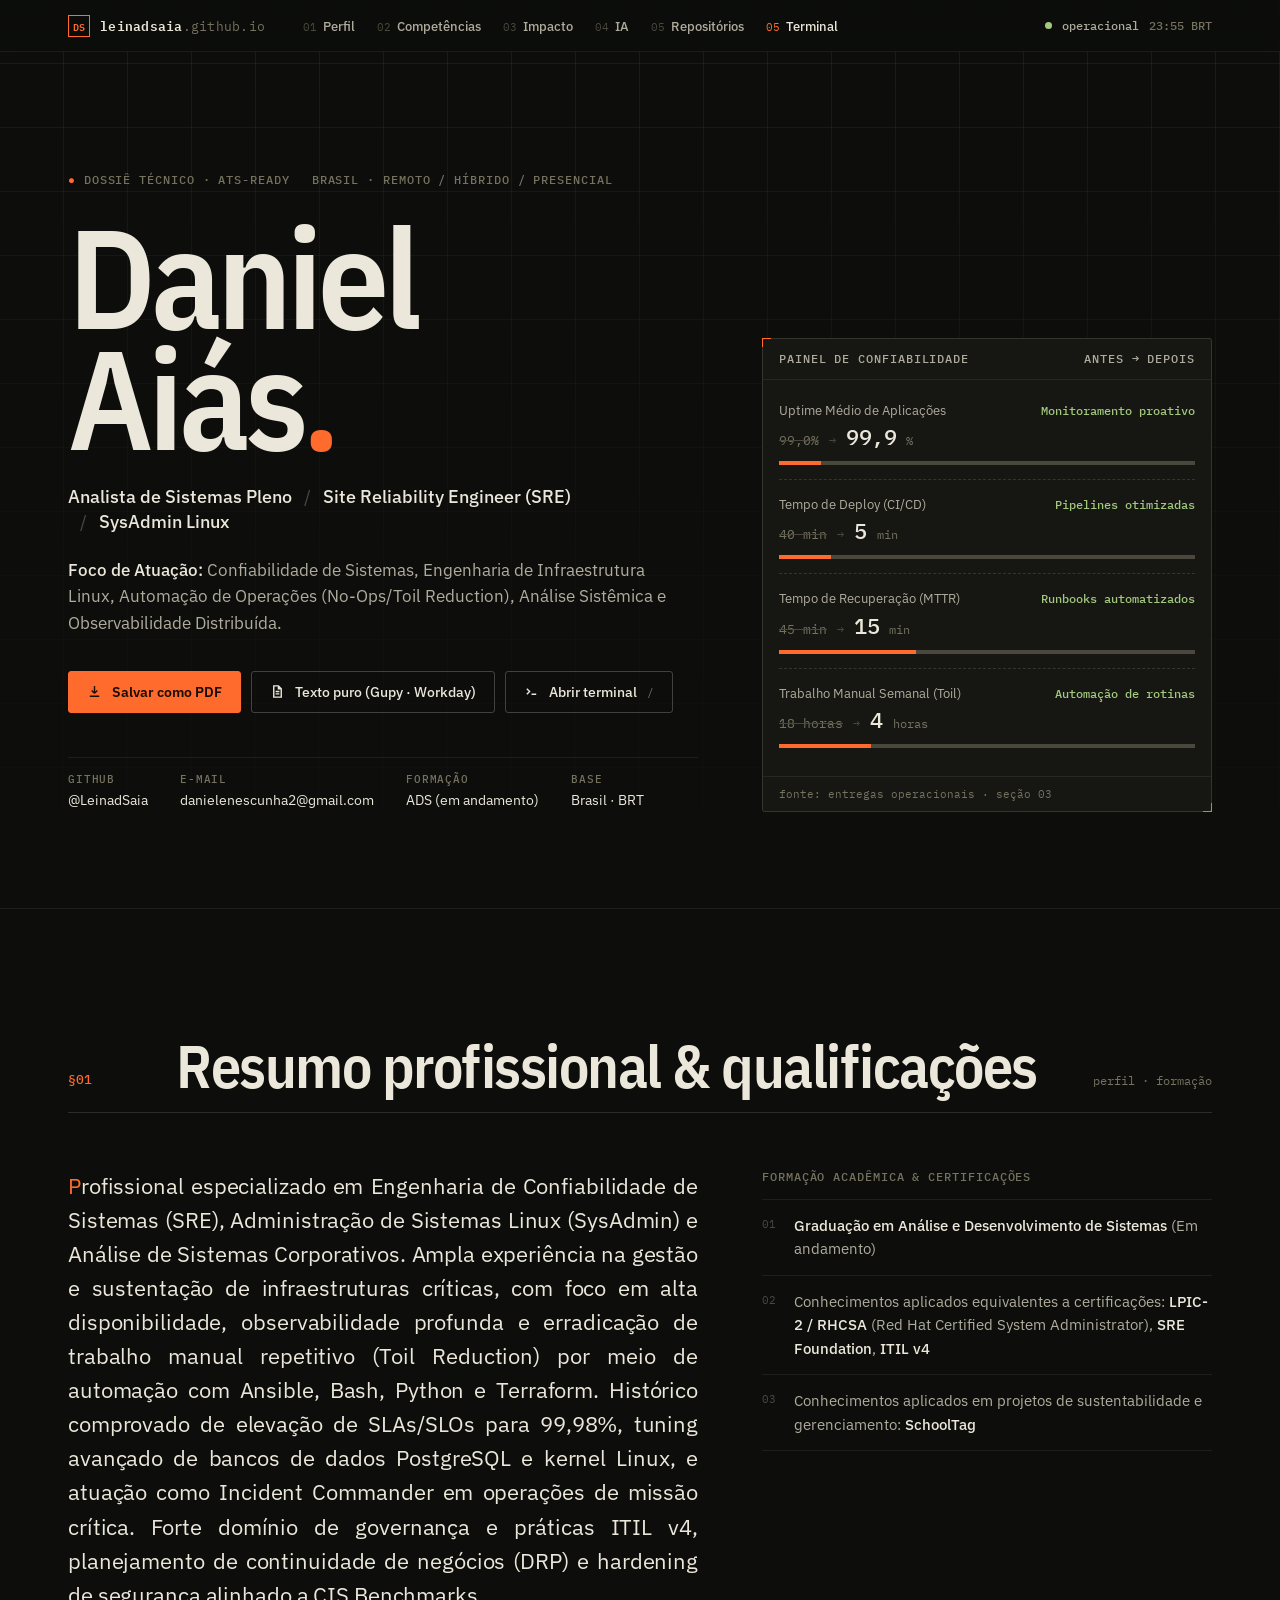
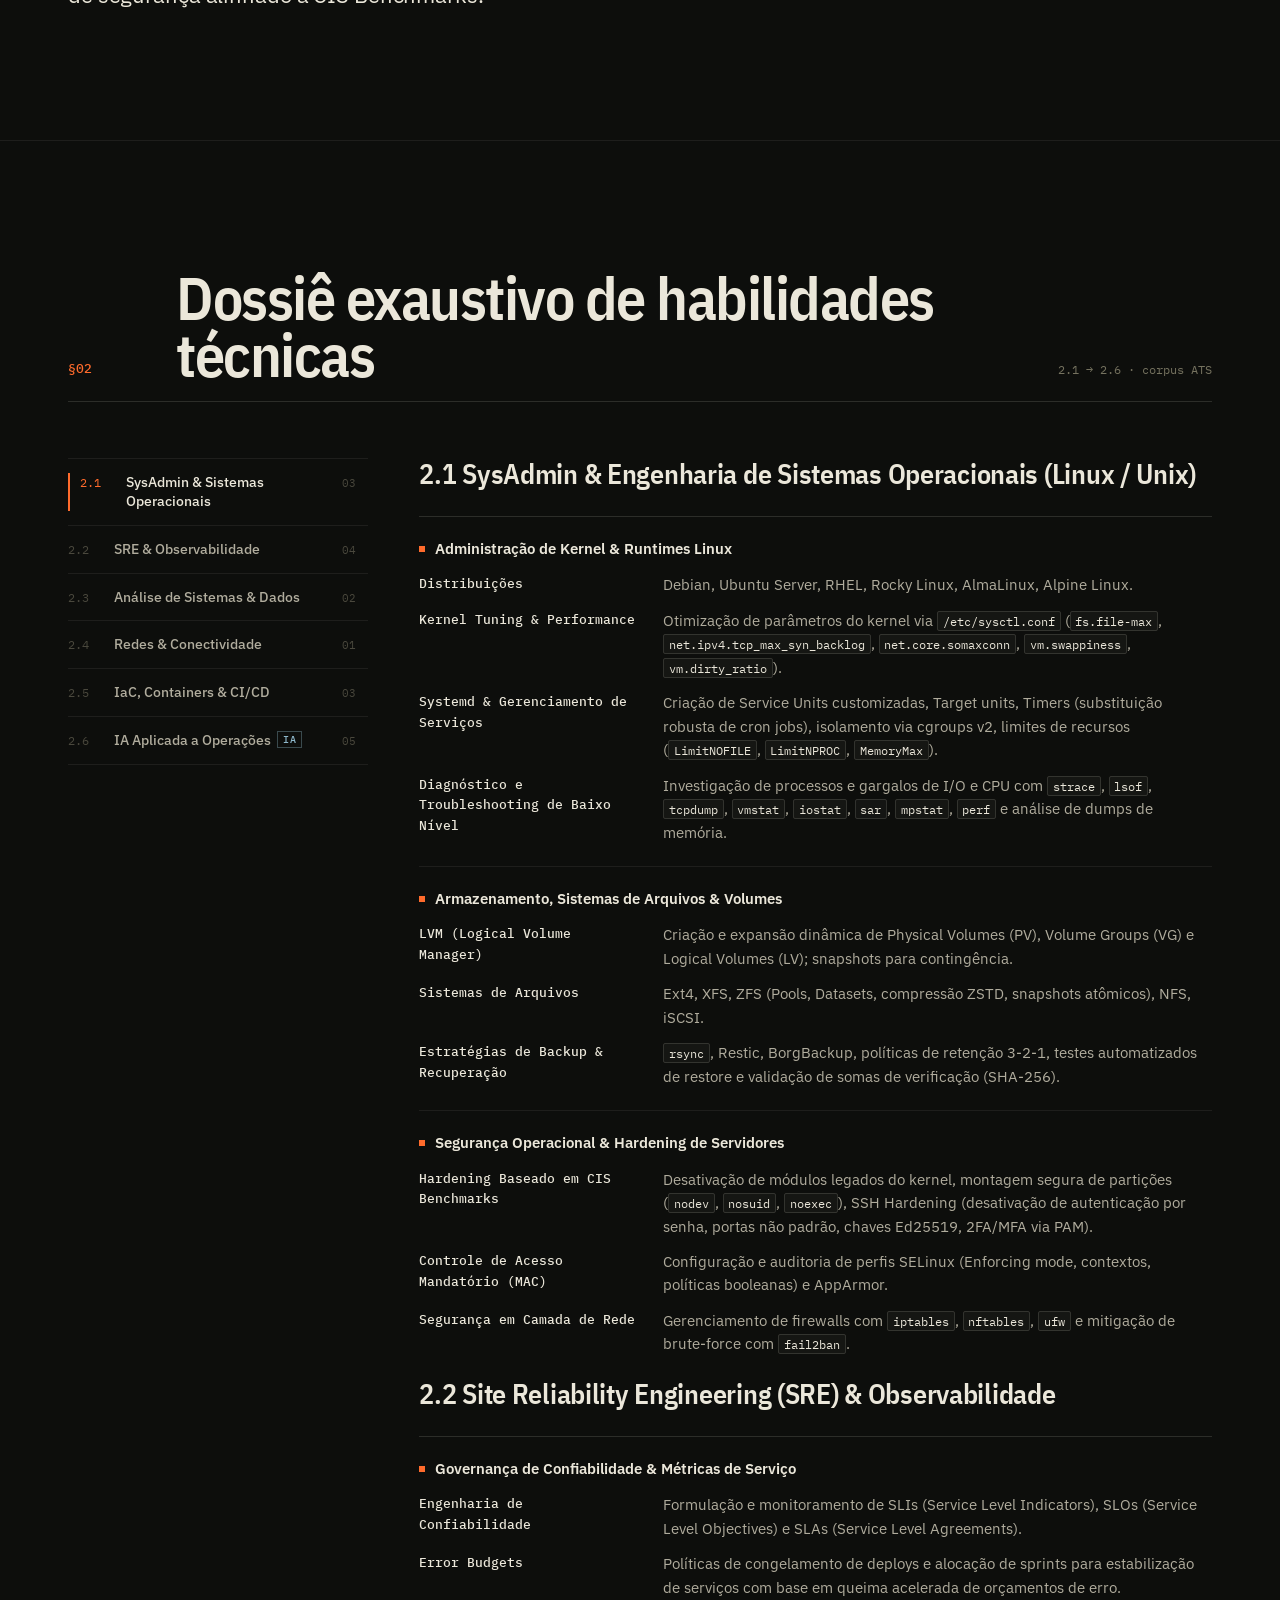
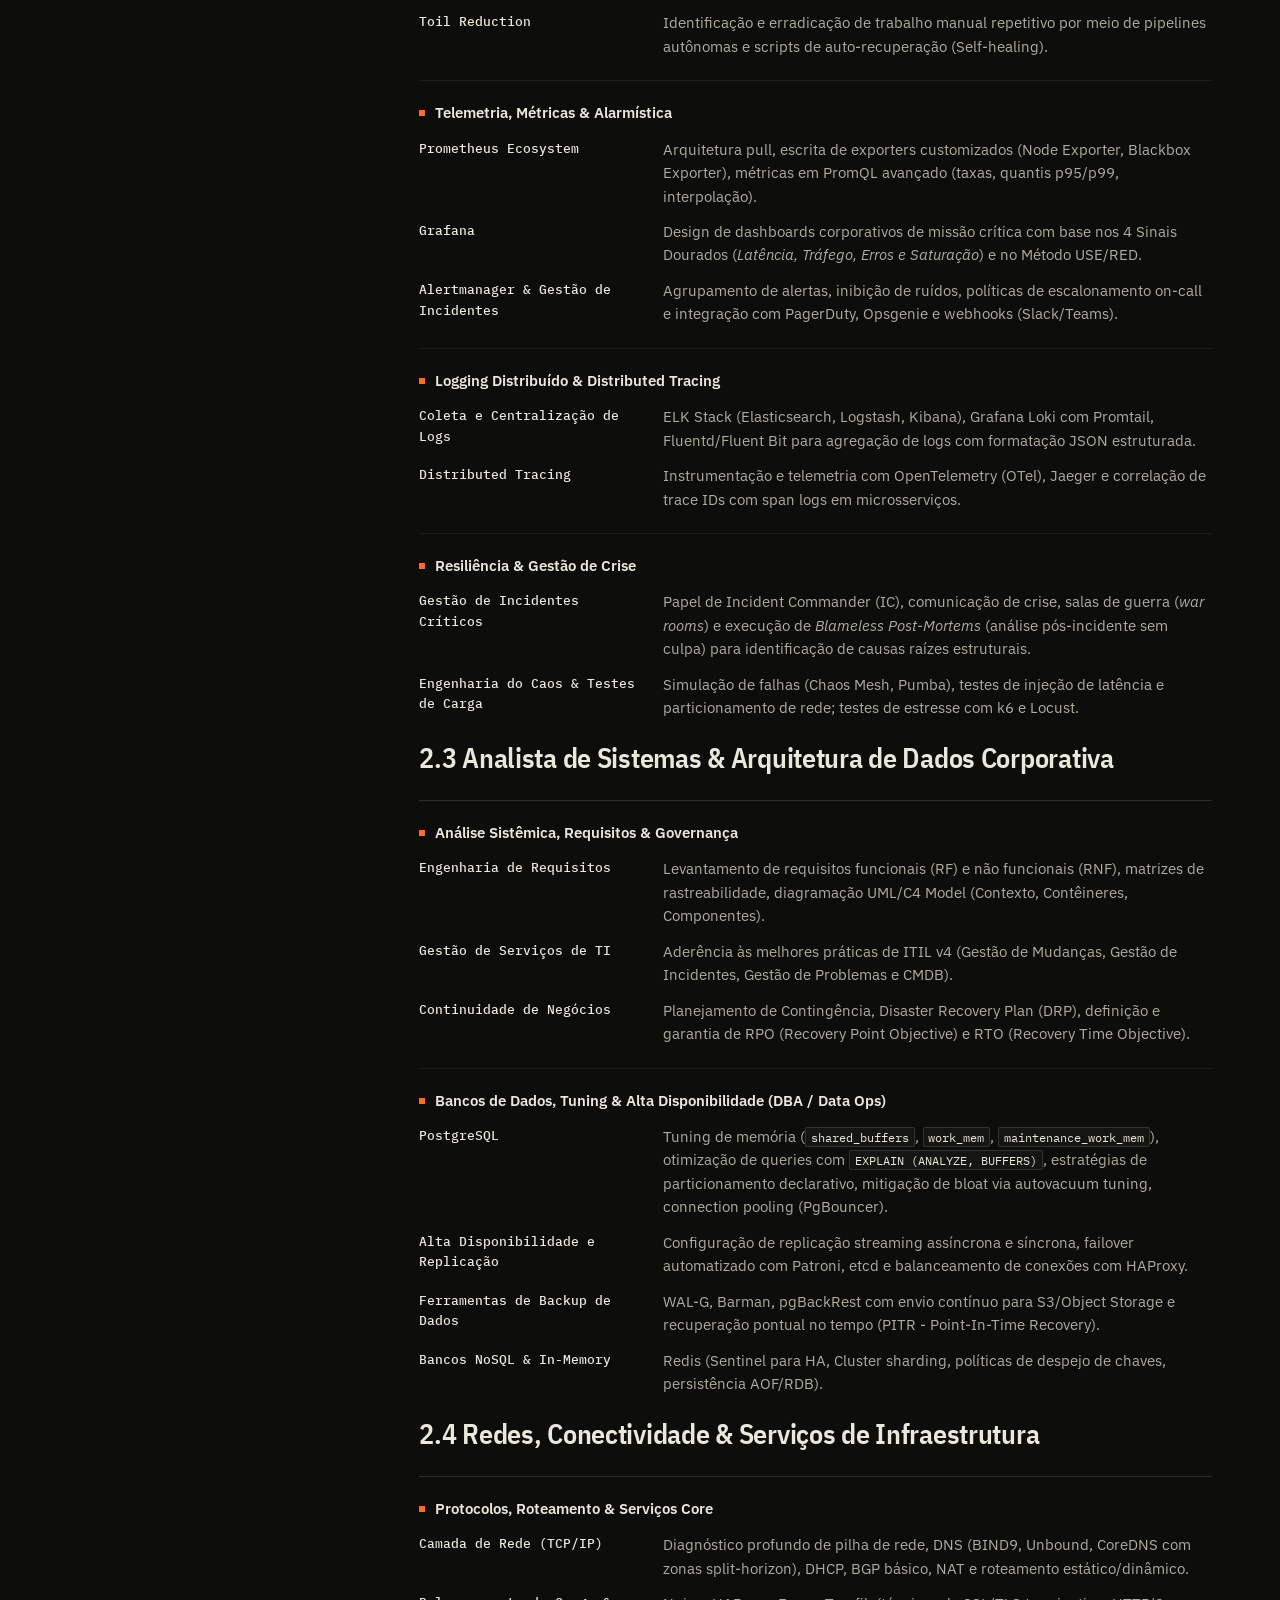
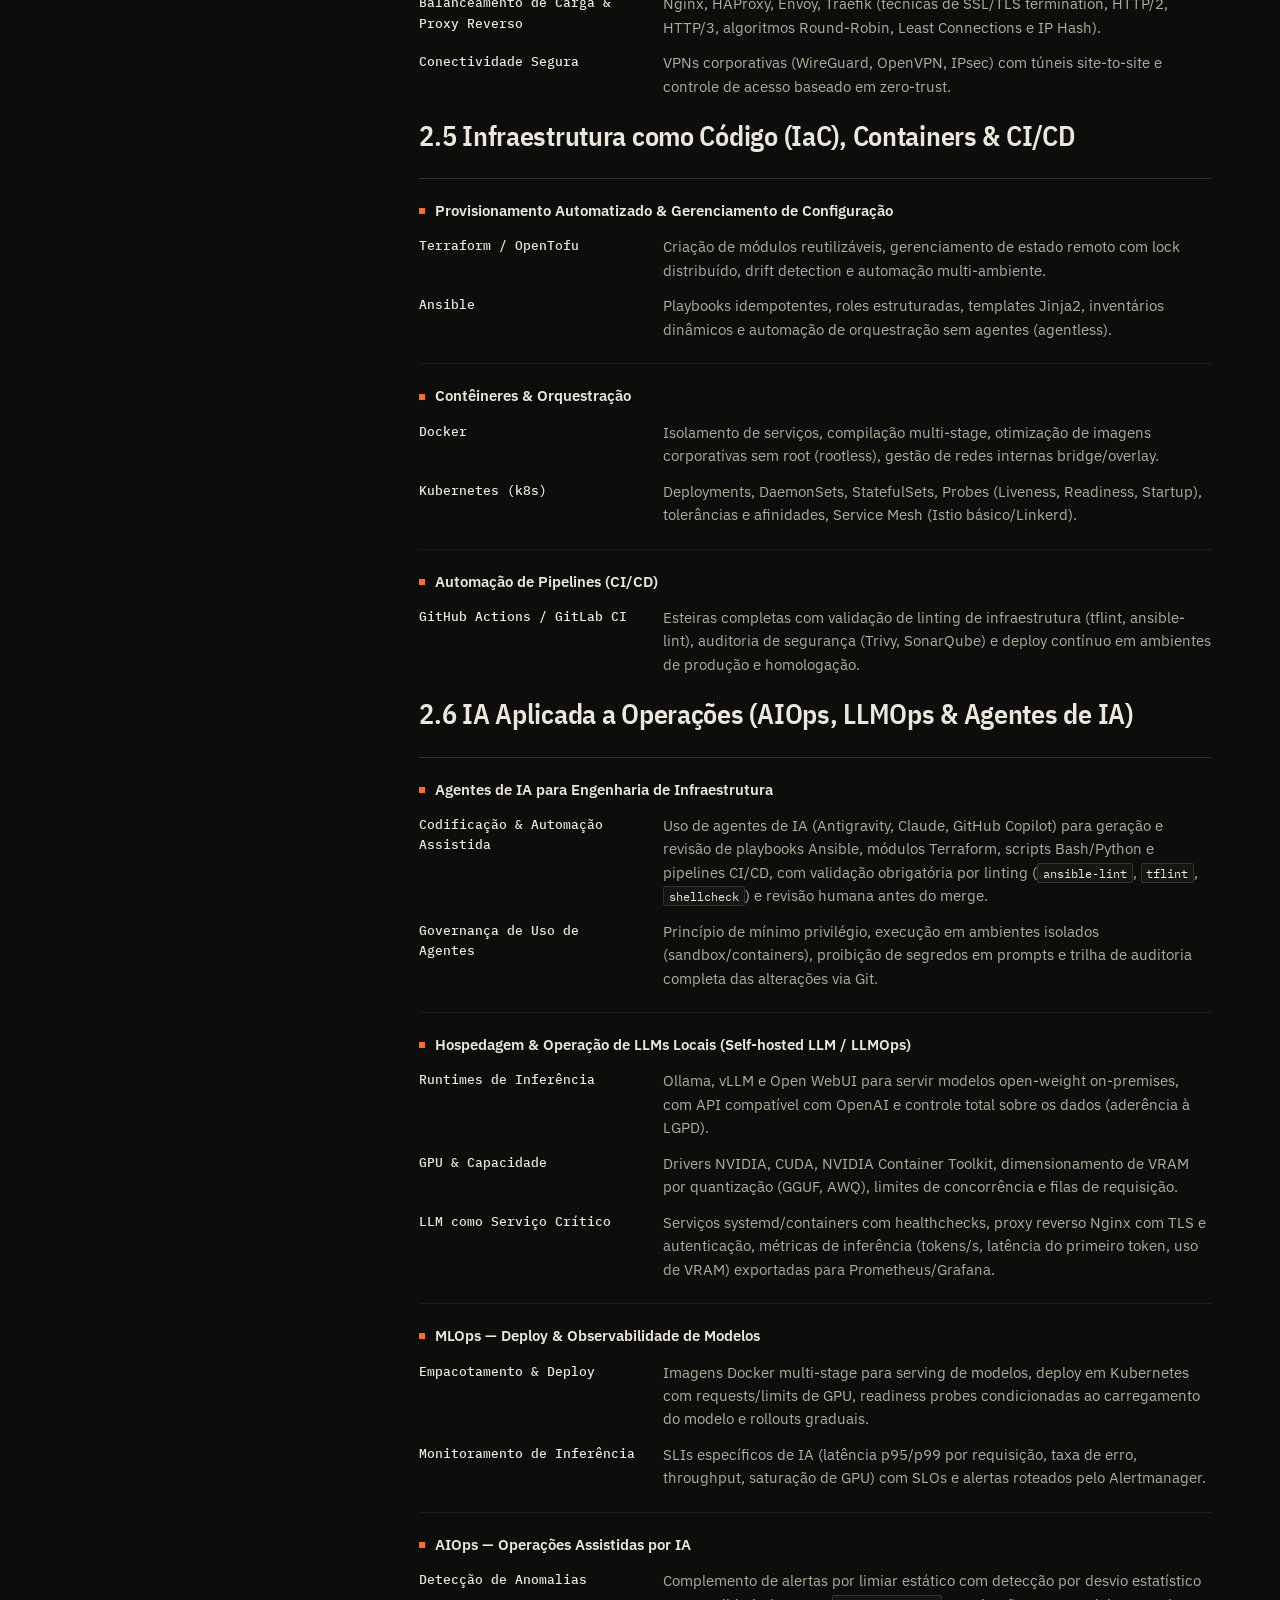
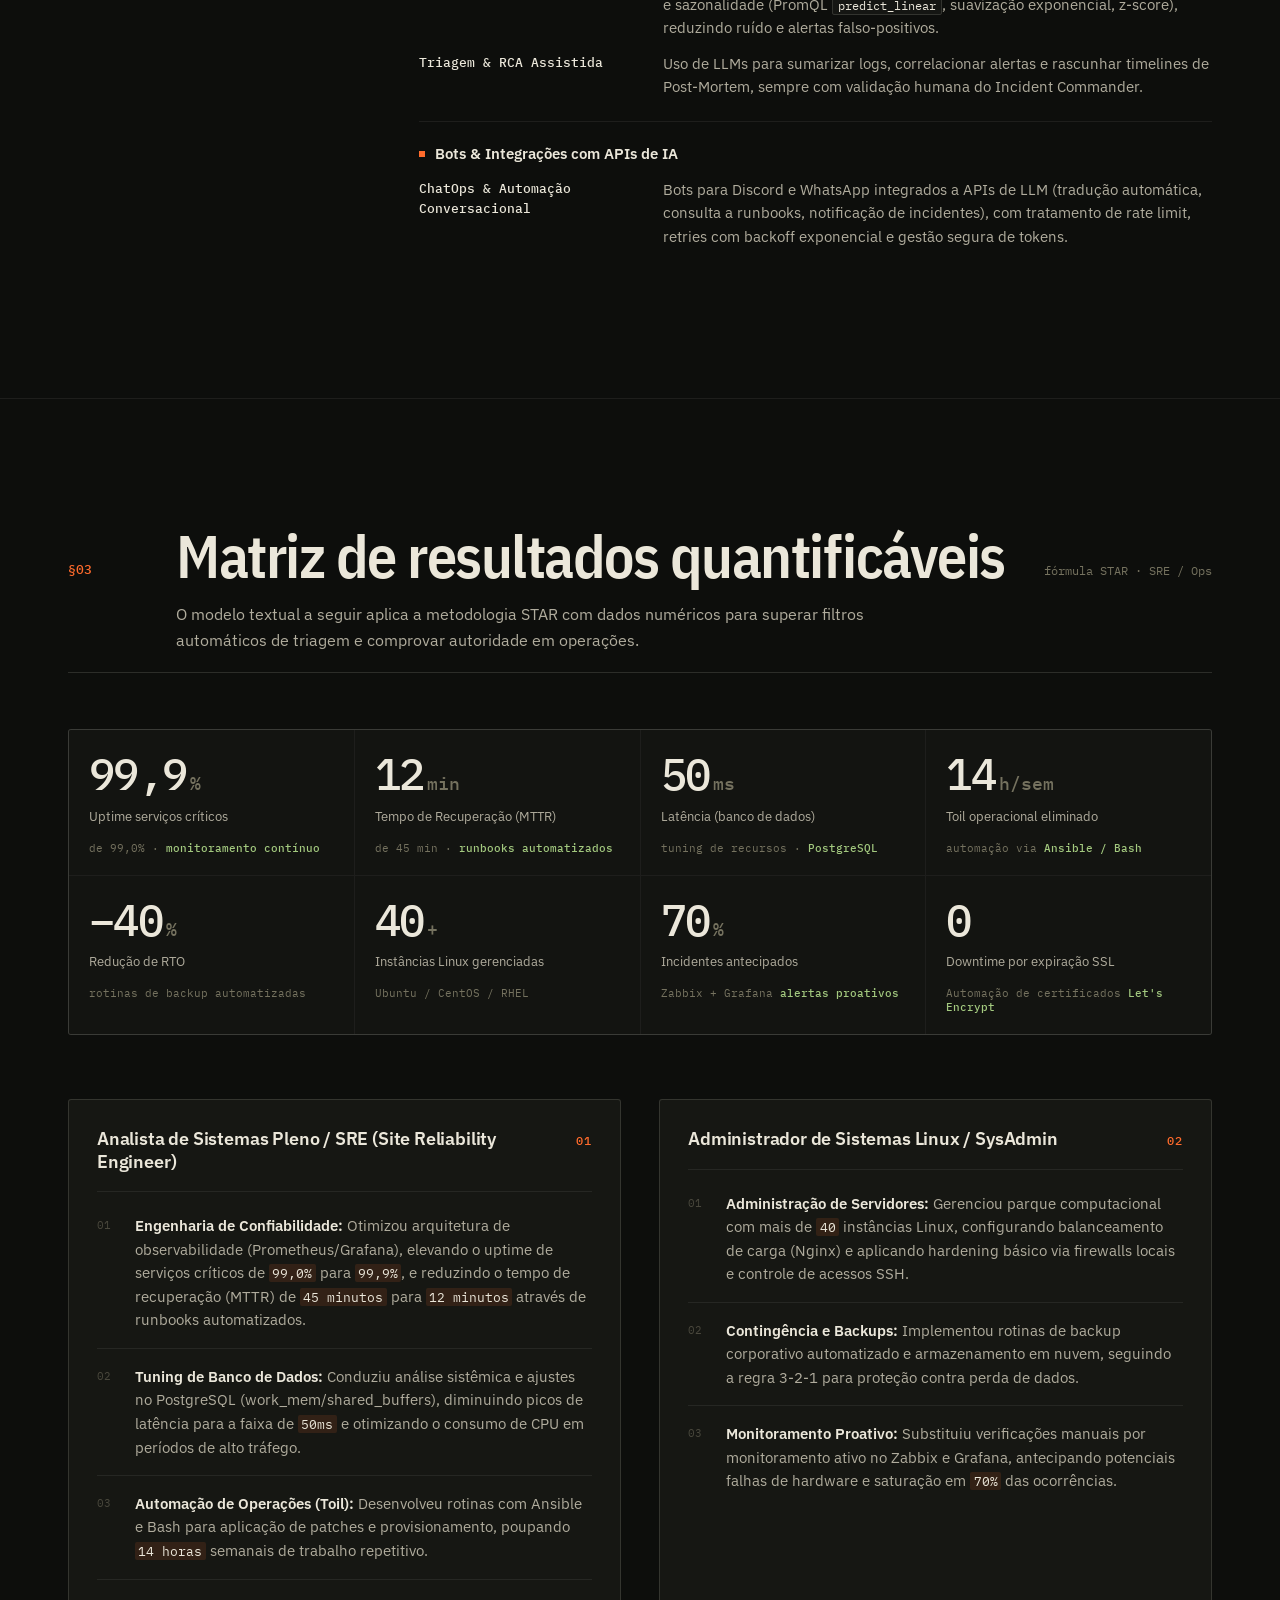
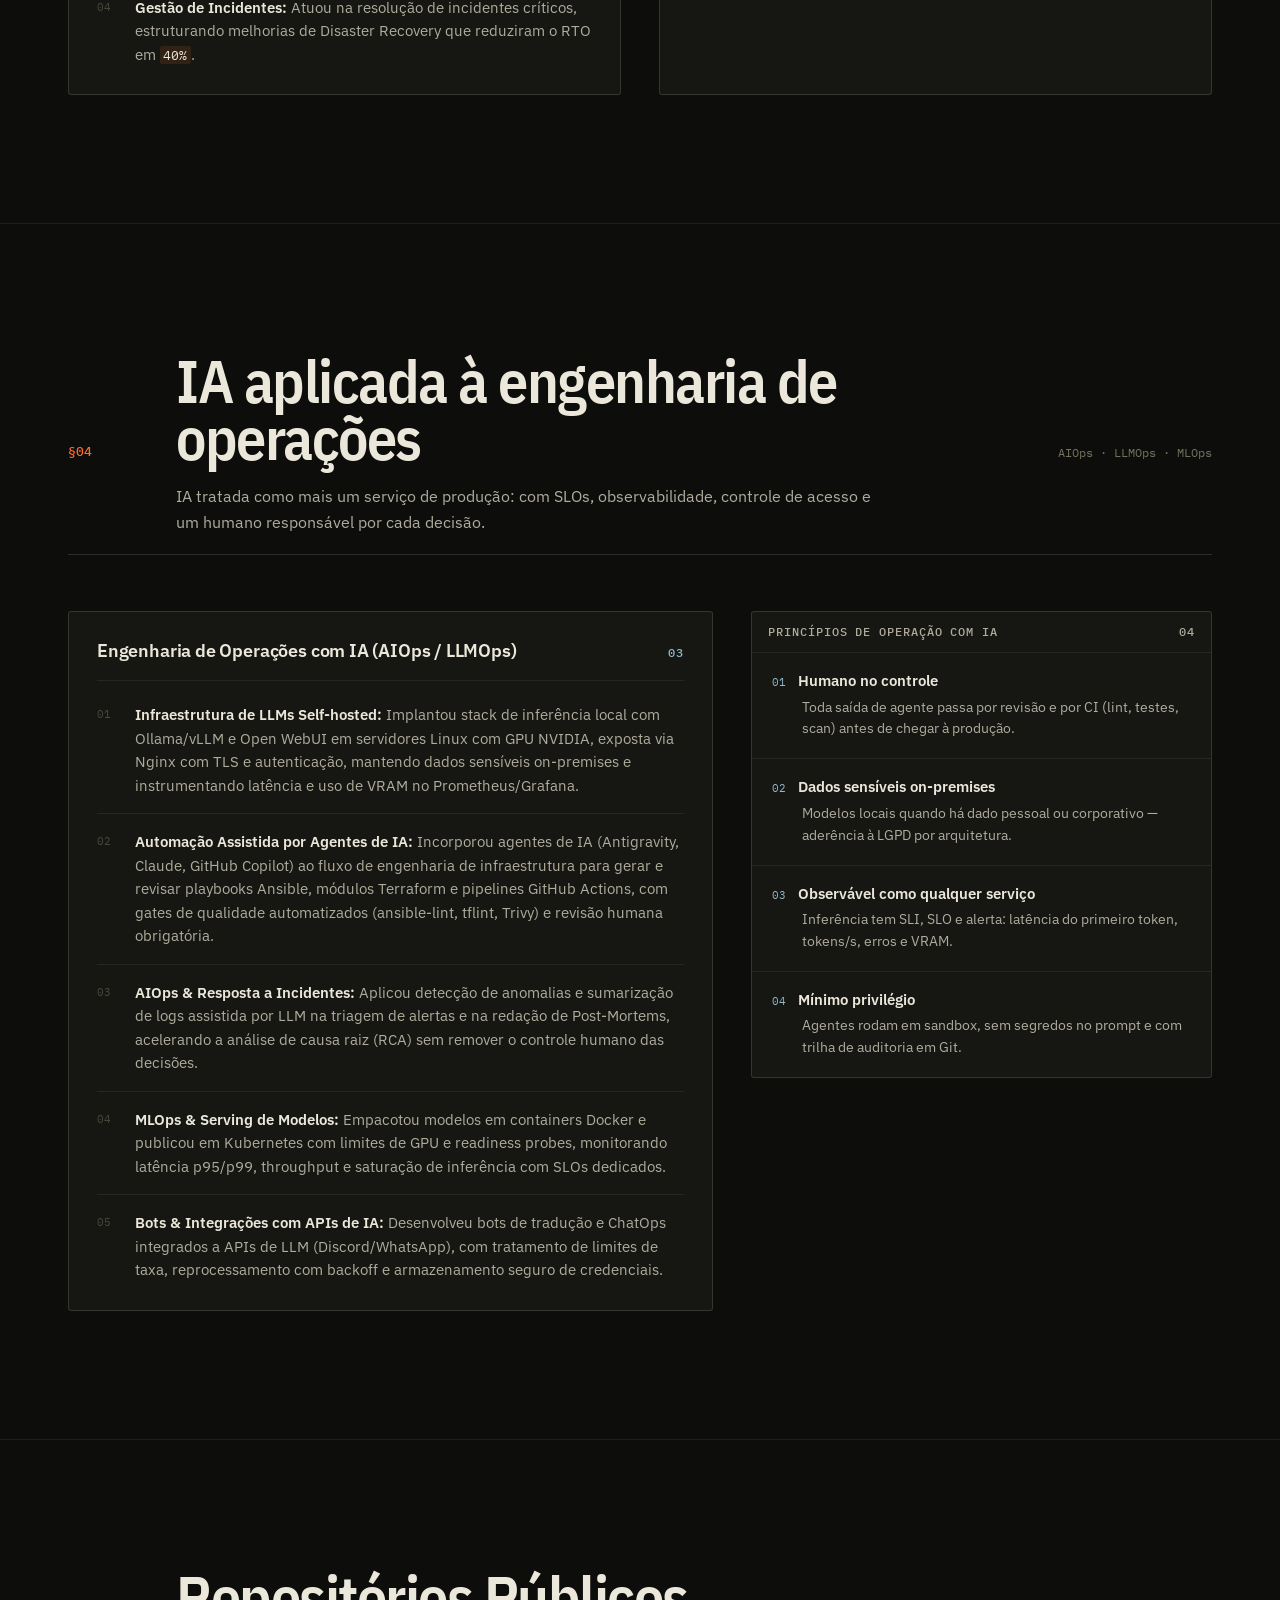
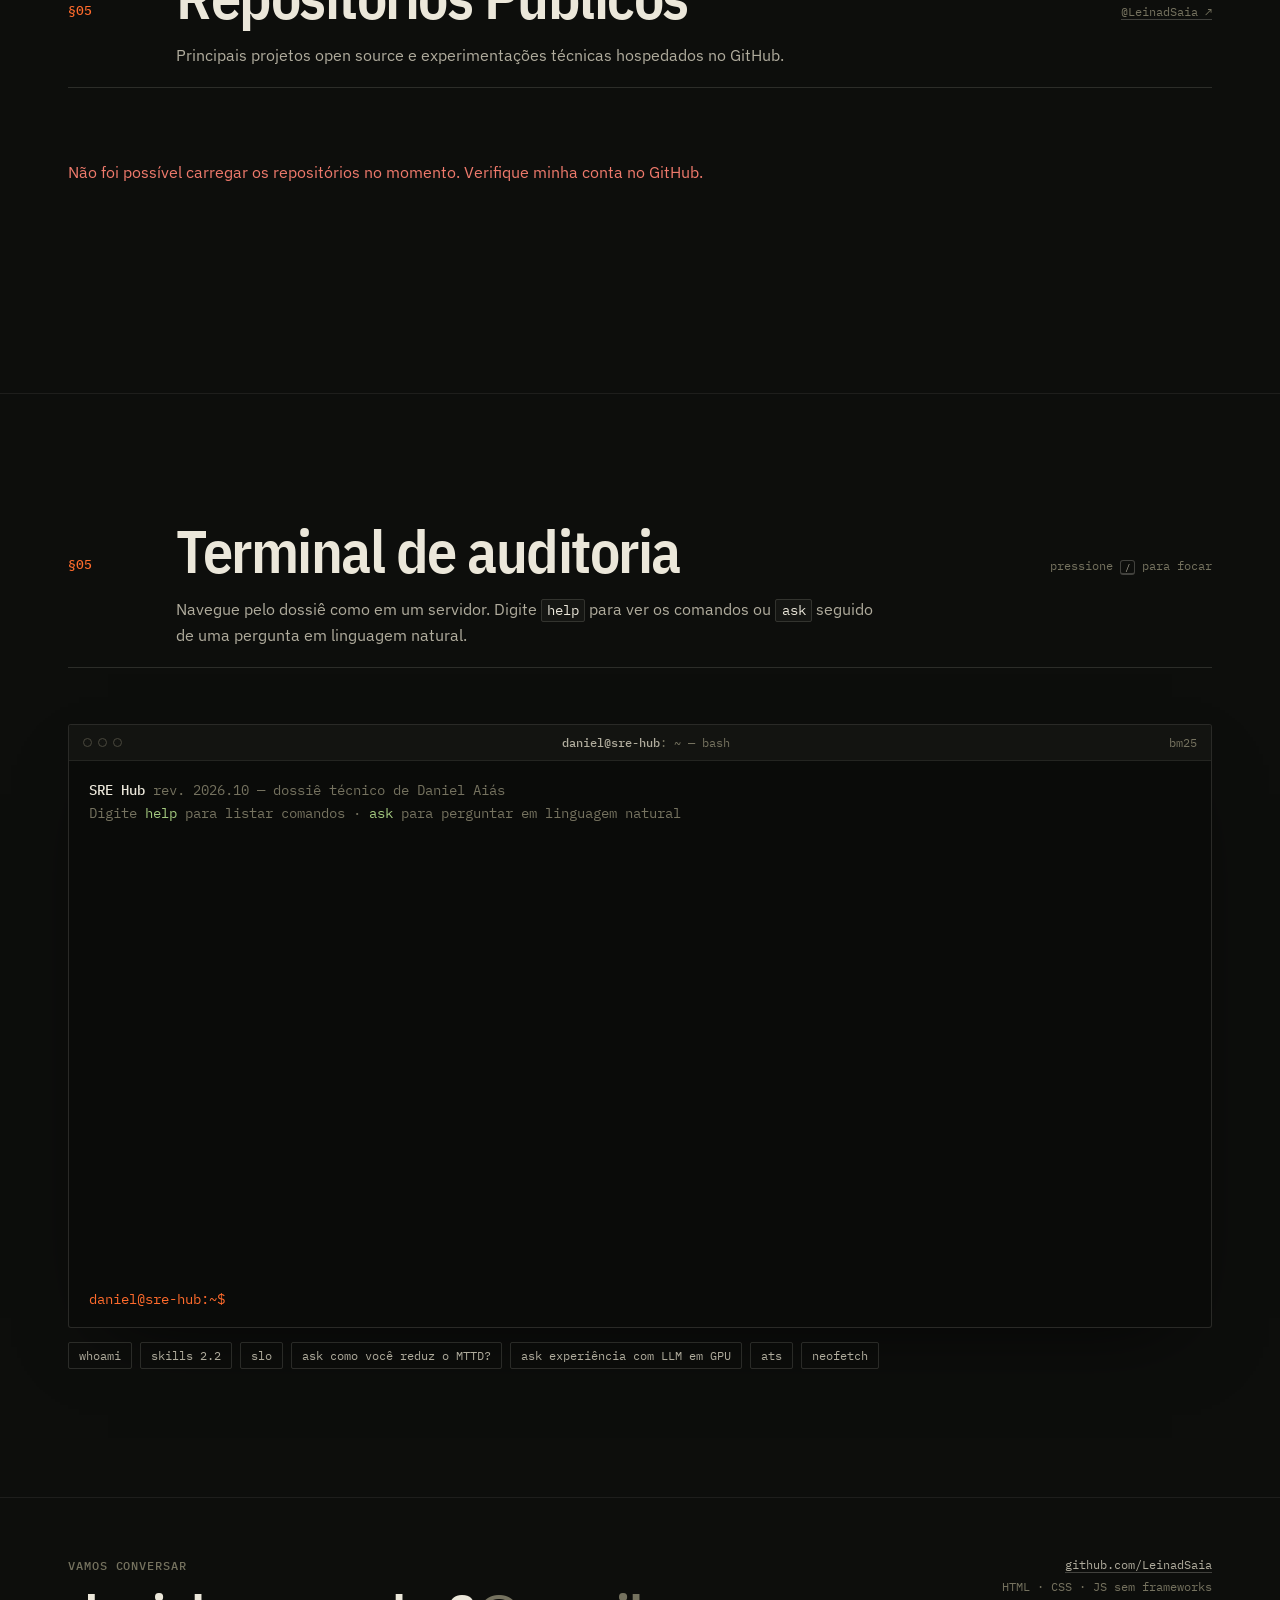
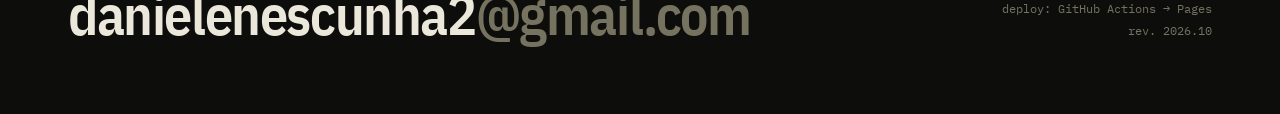
<file: index.html>
<!doctype html>
<html lang="pt-BR" class="no-js">
<head>
  <meta charset="utf-8">
  <meta name="viewport" content="width=device-width, initial-scale=1">
  <title>Daniel Aiás — Analista de Sistemas Pleno · SRE · SysAdmin Linux</title>
  <meta name="description" content="Dossiê técnico de Daniel Aiás (@LeinadSaia): Site Reliability Engineering, administração de sistemas Linux, observabilidade, automação com Ansible/Terraform, IA aplicada a operações e auditor ATS interativo.">
  <meta name="author" content="Daniel Aiás">
  <meta name="keywords" content="SRE, Site Reliability Engineering, SysAdmin, Linux, Analista de Sistemas, Ansible, Terraform, Prometheus, Grafana, PostgreSQL, Kubernetes, Docker, AIOps, LLMOps, MLOps, Ollama, vLLM">
  <meta name="theme-color" content="#0d0e0c">
  <link rel="canonical" href="https://leinadsaia.github.io/">

  <meta property="og:type" content="profile">
  <meta property="og:locale" content="pt_BR">
  <meta property="og:title" content="Daniel Aiás — SRE · SysAdmin · Analista de Sistemas">
  <meta property="og:description" content="Confiabilidade de sistemas, infraestrutura Linux, observabilidade e IA aplicada a operações. Dossiê com auditor ATS e terminal interativo.">
  <meta property="og:url" content="https://leinadsaia.github.io/">
  <meta property="og:image" content="https://leinadsaia.github.io/assets/img/og-image.png">
  <meta name="twitter:card" content="summary_large_image">

  <link rel="icon" href="assets/img/favicon.svg" type="image/svg+xml">
  <link rel="preconnect" href="https://fonts.googleapis.com">
  <link rel="preconnect" href="https://fonts.gstatic.com" crossorigin>
  <link rel="stylesheet" href="https://fonts.googleapis.com/css2?family=IBM+Plex+Mono:wght@400;500&family=IBM+Plex+Sans+Condensed:wght@500;600&family=IBM+Plex+Sans:ital,wght@0,400;0,500;0,600;1,400&display=swap">
  <link rel="stylesheet" href="assets/css/styles.css">

  <script>document.documentElement.classList.remove('no-js');</script>
  <script type="application/ld+json">
  {
    "@context": "https://schema.org",
    "@type": "Person",
    "name": "Daniel Aiás",
    "alternateName": "LeinadSaia",
    "jobTitle": "Analista de Sistemas Pleno | Site Reliability Engineer (SRE) | SysAdmin Linux",
    "email": "mailto:danielenescunha2@gmail.com",
    "url": "https://leinadsaia.github.io/",
    "sameAs": ["https://github.com/LeinadSaia"],
    "address": { "@type": "PostalAddress", "addressCountry": "BR" },
    "knowsAbout": ["Site Reliability Engineering", "Linux", "Observability", "Prometheus", "Grafana", "Ansible", "Terraform", "PostgreSQL", "Kubernetes", "Docker", "ITIL v4", "Disaster Recovery", "AIOps", "LLMOps", "MLOps"]
  }
  </script>
</head>
<body>
  <a class="skip-link" href="#conteudo">Pular para o conteúdo</a>

  <!-- ================================================================ TOPBAR -->
  <header class="topbar">
    <div class="wrap">
      <a class="brand" href="#topo" aria-label="Início">
        <span class="brand-mark" aria-hidden="true">DS</span>
        <span>leinadsaia<span class="dim">.github.io</span></span>
      </a>
      <nav class="nav" aria-label="Seções">
        <ol>
          <li><a href="#perfil"><i>01</i>Perfil</a></li>
          <li><a href="#competencias"><i>02</i>Competências</a></li>
          <li><a href="#impacto"><i>03</i>Impacto</a></li>
          <li><a href="#ia"><i>04</i>IA</a></li>
          <li><a href="#repositorios"><i>05</i>Repositórios</a></li>
          <li><a href="#terminal"><i>05</i>Terminal</a></li>
        </ol>
      </nav>
      <div class="status" role="status">
        <span class="status-dot" aria-hidden="true"></span>
        <span>operacional</span>
        <time id="clock" datetime="">--:-- BRT</time>
      </div>
    </div>
  </header>

  <main id="conteudo">
    <!-- ================================================================ HERO -->
    <section class="hero" id="topo" aria-labelledby="nome">
      <div class="wrap hero-grid">
        <div class="reveal">
          <div class="hero-meta-top">
            <span class="eyebrow"><b>●</b> Dossiê técnico · ATS-ready</span>
            <span class="eyebrow">Brasil · Remoto / Híbrido / Presencial</span>
          </div>
          <h1 id="nome">Daniel<br>Aiás<span class="stop">.</span></h1>
          <ul class="roles" aria-label="Cargos">
            <li>Analista de Sistemas Pleno</li>
            <li>Site Reliability Engineer (SRE)</li>
            <li>SysAdmin Linux</li>
          </ul>
          <p class="lede"><strong>Foco de Atuação:</strong> Confiabilidade de Sistemas, Engenharia de Infraestrutura Linux, Automação de Operações (No-Ops/Toil Reduction), Análise Sistêmica e Observabilidade Distribuída.</p>
          <div class="cta-row">
            <a class="btn btn-primary" id="cta-pdf" href="#" onclick="window.print(); return false;">
              <svg viewBox="0 0 16 16" fill="none" stroke="currentColor" stroke-width="1.5" aria-hidden="true"><path d="M8 2v8m0 0 3-3m-3 3L5 7M3 13h10"/></svg>
              Salvar como PDF
            </a>
            <a class="btn" id="cta-plain" href="resume-plain.txt">
              <svg viewBox="0 0 16 16" fill="none" stroke="currentColor" stroke-width="1.5" aria-hidden="true"><path d="M4 2h5l3 3v9H4zM9 2v3h3M6 8h4M6 10.5h4"/></svg>
              Texto puro (Gupy · Workday)
            </a>
            <a class="btn" id="cta-terminal" href="#terminal">
              <svg viewBox="0 0 16 16" fill="none" stroke="currentColor" stroke-width="1.5" aria-hidden="true"><path d="m3 5 3 3-3 3M8 11h5"/></svg>
              Abrir terminal <span class="k">/</span>
            </a>
          </div>
          <dl class="facts">
            <div><dt>GitHub</dt><dd><a href="https://github.com/LeinadSaia" rel="me noopener" target="_blank">@LeinadSaia</a></dd></div>
            <div><dt>E-mail</dt><dd><a href="mailto:danielenescunha2@gmail.com">danielenescunha2@gmail.com</a></dd></div>
            <div><dt>Formação</dt><dd>ADS (em andamento)</dd></div>
            <div><dt>Base</dt><dd>Brasil · BRT</dd></div>
          </dl>
        </div>

        <aside class="panel ticks reveal" aria-labelledby="painel-titulo">
          <div class="panel-head">
            <span class="eyebrow" id="painel-titulo">Painel de confiabilidade</span>
            <span class="eyebrow">antes → depois</span>
          </div>
          <div class="panel-body">
            <div class="metric">
              <div class="metric-top"><span class="metric-label">Uptime Médio de Aplicações</span><span class="metric-delta">Monitoramento proativo</span></div>
              <div class="metric-vals"><span class="before">99,0%</span><span class="arrow">→</span><span class="after">99,9</span><span class="unit">%</span></div>
              <div class="bar" aria-hidden="true"><span style="--w:100%"></span><span class="after" style="--w:10%"></span></div>
            </div>
            <div class="metric">
              <div class="metric-top"><span class="metric-label">Tempo de Deploy (CI/CD)</span><span class="metric-delta">Pipelines otimizadas</span></div>
              <div class="metric-vals"><span class="before">40 min</span><span class="arrow">→</span><span class="after">5</span><span class="unit">min</span></div>
              <div class="bar" aria-hidden="true"><span style="--w:100%"></span><span class="after" style="--w:12.5%"></span></div>
            </div>
            <div class="metric">
              <div class="metric-top"><span class="metric-label">Tempo de Recuperação (MTTR)</span><span class="metric-delta">Runbooks automatizados</span></div>
              <div class="metric-vals"><span class="before">45 min</span><span class="arrow">→</span><span class="after">15</span><span class="unit">min</span></div>
              <div class="bar" aria-hidden="true"><span style="--w:100%"></span><span class="after" style="--w:33%"></span></div>
            </div>
            <div class="metric">
              <div class="metric-top"><span class="metric-label">Trabalho Manual Semanal (Toil)</span><span class="metric-delta">Automação de rotinas</span></div>
              <div class="metric-vals"><span class="before">18 horas</span><span class="arrow">→</span><span class="after">4</span><span class="unit">horas</span></div>
              <div class="bar" aria-hidden="true"><span style="--w:100%"></span><span class="after" style="--w:22%"></span></div>
            </div>
          </div>
          <div class="panel-foot">fonte: entregas operacionais · seção 03</div>
        </aside>
      </div>
    </section>

    <!-- corpus:start — conteúdo lido pelo auditor ATS, pelo matcher e pelo CI -->

    <!-- ================================================================ 01 PERFIL -->
    <section class="section" id="perfil" aria-labelledby="perfil-h" data-corpus data-label="Resumo profissional">
      <div class="wrap">
        <header class="sec-head reveal">
          <span class="sec-num">§01</span>
          <h2 id="perfil-h">Resumo profissional &amp; qualificações</h2>
          <span class="sec-meta">perfil · formação</span>
        </header>
        <div class="profile-grid">
          <p class="summary reveal">Profissional especializado em Engenharia de Confiabilidade de Sistemas (SRE), Administração de Sistemas Linux (SysAdmin) e Análise de Sistemas Corporativos. Ampla experiência na gestão e sustentação de infraestruturas críticas, com foco em alta disponibilidade, observabilidade profunda e erradicação de trabalho manual repetitivo (Toil Reduction) por meio de automação com Ansible, Bash, Python e Terraform. Histórico comprovado de elevação de SLAs/SLOs para 99,98%, tuning avançado de bancos de dados PostgreSQL e kernel Linux, e atuação como Incident Commander em operações de missão crítica. Forte domínio de governança e práticas ITIL v4, planejamento de continuidade de negócios (DRP) e hardening de segurança alinhado a CIS Benchmarks.</p>
          <div class="reveal" data-label="Formação acadêmica &amp; certificações">
            <h3 class="eyebrow" style="margin-bottom:14px">Formação acadêmica &amp; certificações</h3>
            <ul class="stack-list">
              <li data-n="01"><span><strong>Graduação em Análise e Desenvolvimento de Sistemas</strong> (Em andamento)</span></li>
              <li data-n="02"><span>Conhecimentos aplicados equivalentes a certificações: <strong>LPIC-2 / RHCSA</strong> (Red Hat Certified System Administrator), <strong>SRE Foundation</strong>, <strong>ITIL v4</strong></span></li>
              <li data-n="03"><span>Conhecimentos aplicados em projetos de sustentabilidade e gerenciamento: <strong>SchoolTag</strong></span></li>
            </ul>
          </div>
        </div>
      </div>
    </section>

    <!-- ================================================================ 02 COMPETÊNCIAS -->
    <section class="section" id="competencias" aria-labelledby="comp-h" data-corpus>
      <div class="wrap">
        <header class="sec-head reveal">
          <span class="sec-num">§02</span>
          <h2 id="comp-h">Dossiê exaustivo de habilidades técnicas</h2>
          <span class="sec-meta">2.1 → 2.6 · corpus ATS</span>
        </header>

        <div class="skills">
          <div class="tablist reveal" role="tablist" aria-label="Domínios de competência" aria-orientation="vertical">
            <button class="tab" role="tab" id="tab-21" aria-controls="panel-21" aria-selected="true"><span class="n">2.1</span><span class="label">SysAdmin &amp; Sistemas Operacionais</span><span class="c">03</span></button>
            <button class="tab" role="tab" id="tab-22" aria-controls="panel-22" aria-selected="false" tabindex="-1"><span class="n">2.2</span><span class="label">SRE &amp; Observabilidade</span><span class="c">04</span></button>
            <button class="tab" role="tab" id="tab-23" aria-controls="panel-23" aria-selected="false" tabindex="-1"><span class="n">2.3</span><span class="label">Análise de Sistemas &amp; Dados</span><span class="c">02</span></button>
            <button class="tab" role="tab" id="tab-24" aria-controls="panel-24" aria-selected="false" tabindex="-1"><span class="n">2.4</span><span class="label">Redes &amp; Conectividade</span><span class="c">01</span></button>
            <button class="tab" role="tab" id="tab-25" aria-controls="panel-25" aria-selected="false" tabindex="-1"><span class="n">2.5</span><span class="label">IaC, Containers &amp; CI/CD</span><span class="c">03</span></button>
            <button class="tab" role="tab" id="tab-26" aria-controls="panel-26" aria-selected="false" tabindex="-1"><span class="n">2.6</span><span class="label">IA Aplicada a Operações<span class="tag-ai">IA</span></span><span class="c">05</span></button>
          </div>

          <div class="panels reveal">
            <!-- 2.1 -->
            <section class="tab-panel" id="panel-21" role="tabpanel" aria-labelledby="tab-21" tabindex="0" data-label="2.1 SysAdmin &amp; Engenharia de Sistemas Operacionais">
              <h3>2.1 SysAdmin &amp; Engenharia de Sistemas Operacionais (Linux / Unix)</h3>
              <div class="skill-group">
                <h4>Administração de Kernel &amp; Runtimes Linux</h4>
                <dl class="skill-list">
                  <div><dt>Distribuições</dt><dd>Debian, Ubuntu Server, RHEL, Rocky Linux, AlmaLinux, Alpine Linux.</dd></div>
                  <div><dt>Kernel Tuning &amp; Performance</dt><dd>Otimização de parâmetros do kernel via <code>/etc/sysctl.conf</code> (<code>fs.file-max</code>, <code>net.ipv4.tcp_max_syn_backlog</code>, <code>net.core.somaxconn</code>, <code>vm.swappiness</code>, <code>vm.dirty_ratio</code>).</dd></div>
                  <div><dt>Systemd &amp; Gerenciamento de Serviços</dt><dd>Criação de Service Units customizadas, Target units, Timers (substituição robusta de cron jobs), isolamento via cgroups v2, limites de recursos (<code>LimitNOFILE</code>, <code>LimitNPROC</code>, <code>MemoryMax</code>).</dd></div>
                  <div><dt>Diagnóstico e Troubleshooting de Baixo Nível</dt><dd>Investigação de processos e gargalos de I/O e CPU com <code>strace</code>, <code>lsof</code>, <code>tcpdump</code>, <code>vmstat</code>, <code>iostat</code>, <code>sar</code>, <code>mpstat</code>, <code>perf</code> e análise de dumps de memória.</dd></div>
                </dl>
              </div>
              <div class="skill-group">
                <h4>Armazenamento, Sistemas de Arquivos &amp; Volumes</h4>
                <dl class="skill-list">
                  <div><dt>LVM (Logical Volume Manager)</dt><dd>Criação e expansão dinâmica de Physical Volumes (PV), Volume Groups (VG) e Logical Volumes (LV); snapshots para contingência.</dd></div>
                  <div><dt>Sistemas de Arquivos</dt><dd>Ext4, XFS, ZFS (Pools, Datasets, compressão ZSTD, snapshots atômicos), NFS, iSCSI.</dd></div>
                  <div><dt>Estratégias de Backup &amp; Recuperação</dt><dd><code>rsync</code>, Restic, BorgBackup, políticas de retenção 3-2-1, testes automatizados de restore e validação de somas de verificação (SHA-256).</dd></div>
                </dl>
              </div>
              <div class="skill-group">
                <h4>Segurança Operacional &amp; Hardening de Servidores</h4>
                <dl class="skill-list">
                  <div><dt>Hardening Baseado em CIS Benchmarks</dt><dd>Desativação de módulos legados do kernel, montagem segura de partições (<code>nodev</code>, <code>nosuid</code>, <code>noexec</code>), SSH Hardening (desativação de autenticação por senha, portas não padrão, chaves Ed25519, 2FA/MFA via PAM).</dd></div>
                  <div><dt>Controle de Acesso Mandatório (MAC)</dt><dd>Configuração e auditoria de perfis SELinux (Enforcing mode, contextos, políticas booleanas) e AppArmor.</dd></div>
                  <div><dt>Segurança em Camada de Rede</dt><dd>Gerenciamento de firewalls com <code>iptables</code>, <code>nftables</code>, <code>ufw</code> e mitigação de brute-force com <code>fail2ban</code>.</dd></div>
                </dl>
              </div>
            </section>

            <!-- 2.2 -->
            <section class="tab-panel" id="panel-22" role="tabpanel" aria-labelledby="tab-22" tabindex="0" data-label="2.2 Site Reliability Engineering &amp; Observabilidade">
              <h3>2.2 Site Reliability Engineering (SRE) &amp; Observabilidade</h3>
              <div class="skill-group">
                <h4>Governança de Confiabilidade &amp; Métricas de Serviço</h4>
                <dl class="skill-list">
                  <div><dt>Engenharia de Confiabilidade</dt><dd>Formulação e monitoramento de SLIs (Service Level Indicators), SLOs (Service Level Objectives) e SLAs (Service Level Agreements).</dd></div>
                  <div><dt>Error Budgets</dt><dd>Políticas de congelamento de deploys e alocação de sprints para estabilização de serviços com base em queima acelerada de orçamentos de erro.</dd></div>
                  <div><dt>Toil Reduction</dt><dd>Identificação e erradicação de trabalho manual repetitivo por meio de pipelines autônomas e scripts de auto-recuperação (Self-healing).</dd></div>
                </dl>
              </div>
              <div class="skill-group">
                <h4>Telemetria, Métricas &amp; Alarmística</h4>
                <dl class="skill-list">
                  <div><dt>Prometheus Ecosystem</dt><dd>Arquitetura pull, escrita de exporters customizados (Node Exporter, Blackbox Exporter), métricas em PromQL avançado (taxas, quantis p95/p99, interpolação).</dd></div>
                  <div><dt>Grafana</dt><dd>Design de dashboards corporativos de missão crítica com base nos 4 Sinais Dourados (<em>Latência, Tráfego, Erros e Saturação</em>) e no Método USE/RED.</dd></div>
                  <div><dt>Alertmanager &amp; Gestão de Incidentes</dt><dd>Agrupamento de alertas, inibição de ruídos, políticas de escalonamento on-call e integração com PagerDuty, Opsgenie e webhooks (Slack/Teams).</dd></div>
                </dl>
              </div>
              <div class="skill-group">
                <h4>Logging Distribuído &amp; Distributed Tracing</h4>
                <dl class="skill-list">
                  <div><dt>Coleta e Centralização de Logs</dt><dd>ELK Stack (Elasticsearch, Logstash, Kibana), Grafana Loki com Promtail, Fluentd/Fluent Bit para agregação de logs com formatação JSON estruturada.</dd></div>
                  <div><dt>Distributed Tracing</dt><dd>Instrumentação e telemetria com OpenTelemetry (OTel), Jaeger e correlação de trace IDs com span logs em microsserviços.</dd></div>
                </dl>
              </div>
              <div class="skill-group">
                <h4>Resiliência &amp; Gestão de Crise</h4>
                <dl class="skill-list">
                  <div><dt>Gestão de Incidentes Críticos</dt><dd>Papel de Incident Commander (IC), comunicação de crise, salas de guerra (<em>war rooms</em>) e execução de <em>Blameless Post-Mortems</em> (análise pós-incidente sem culpa) para identificação de causas raízes estruturais.</dd></div>
                  <div><dt>Engenharia do Caos &amp; Testes de Carga</dt><dd>Simulação de falhas (Chaos Mesh, Pumba), testes de injeção de latência e particionamento de rede; testes de estresse com k6 e Locust.</dd></div>
                </dl>
              </div>
            </section>

            <!-- 2.3 -->
            <section class="tab-panel" id="panel-23" role="tabpanel" aria-labelledby="tab-23" tabindex="0" data-label="2.3 Analista de Sistemas &amp; Arquitetura de Dados">
              <h3>2.3 Analista de Sistemas &amp; Arquitetura de Dados Corporativa</h3>
              <div class="skill-group">
                <h4>Análise Sistêmica, Requisitos &amp; Governança</h4>
                <dl class="skill-list">
                  <div><dt>Engenharia de Requisitos</dt><dd>Levantamento de requisitos funcionais (RF) e não funcionais (RNF), matrizes de rastreabilidade, diagramação UML/C4 Model (Contexto, Contêineres, Componentes).</dd></div>
                  <div><dt>Gestão de Serviços de TI</dt><dd>Aderência às melhores práticas de ITIL v4 (Gestão de Mudanças, Gestão de Incidentes, Gestão de Problemas e CMDB).</dd></div>
                  <div><dt>Continuidade de Negócios</dt><dd>Planejamento de Contingência, Disaster Recovery Plan (DRP), definição e garantia de RPO (Recovery Point Objective) e RTO (Recovery Time Objective).</dd></div>
                </dl>
              </div>
              <div class="skill-group">
                <h4>Bancos de Dados, Tuning &amp; Alta Disponibilidade (DBA / Data Ops)</h4>
                <dl class="skill-list">
                  <div><dt>PostgreSQL</dt><dd>Tuning de memória (<code>shared_buffers</code>, <code>work_mem</code>, <code>maintenance_work_mem</code>), otimização de queries com <code>EXPLAIN (ANALYZE, BUFFERS)</code>, estratégias de particionamento declarativo, mitigação de bloat via autovacuum tuning, connection pooling (PgBouncer).</dd></div>
                  <div><dt>Alta Disponibilidade e Replicação</dt><dd>Configuração de replicação streaming assíncrona e síncrona, failover automatizado com Patroni, etcd e balanceamento de conexões com HAProxy.</dd></div>
                  <div><dt>Ferramentas de Backup de Dados</dt><dd>WAL-G, Barman, pgBackRest com envio contínuo para S3/Object Storage e recuperação pontual no tempo (PITR - Point-In-Time Recovery).</dd></div>
                  <div><dt>Bancos NoSQL &amp; In-Memory</dt><dd>Redis (Sentinel para HA, Cluster sharding, políticas de despejo de chaves, persistência AOF/RDB).</dd></div>
                </dl>
              </div>
            </section>

            <!-- 2.4 -->
            <section class="tab-panel" id="panel-24" role="tabpanel" aria-labelledby="tab-24" tabindex="0" data-label="2.4 Redes, Conectividade &amp; Serviços de Infraestrutura">
              <h3>2.4 Redes, Conectividade &amp; Serviços de Infraestrutura</h3>
              <div class="skill-group">
                <h4>Protocolos, Roteamento &amp; Serviços Core</h4>
                <dl class="skill-list">
                  <div><dt>Camada de Rede (TCP/IP)</dt><dd>Diagnóstico profundo de pilha de rede, DNS (BIND9, Unbound, CoreDNS com zonas split-horizon), DHCP, BGP básico, NAT e roteamento estático/dinâmico.</dd></div>
                  <div><dt>Balanceamento de Carga &amp; Proxy Reverso</dt><dd>Nginx, HAProxy, Envoy, Traefik (técnicas de SSL/TLS termination, HTTP/2, HTTP/3, algoritmos Round-Robin, Least Connections e IP Hash).</dd></div>
                  <div><dt>Conectividade Segura</dt><dd>VPNs corporativas (WireGuard, OpenVPN, IPsec) com túneis site-to-site e controle de acesso baseado em zero-trust.</dd></div>
                </dl>
              </div>
            </section>

            <!-- 2.5 -->
            <section class="tab-panel" id="panel-25" role="tabpanel" aria-labelledby="tab-25" tabindex="0" data-label="2.5 Infraestrutura como Código, Containers &amp; CI/CD">
              <h3>2.5 Infraestrutura como Código (IaC), Containers &amp; CI/CD</h3>
              <div class="skill-group">
                <h4>Provisionamento Automatizado &amp; Gerenciamento de Configuração</h4>
                <dl class="skill-list">
                  <div><dt>Terraform / OpenTofu</dt><dd>Criação de módulos reutilizáveis, gerenciamento de estado remoto com lock distribuído, drift detection e automação multi-ambiente.</dd></div>
                  <div><dt>Ansible</dt><dd>Playbooks idempotentes, roles estruturadas, templates Jinja2, inventários dinâmicos e automação de orquestração sem agentes (agentless).</dd></div>
                </dl>
              </div>
              <div class="skill-group">
                <h4>Contêineres &amp; Orquestração</h4>
                <dl class="skill-list">
                  <div><dt>Docker</dt><dd>Isolamento de serviços, compilação multi-stage, otimização de imagens corporativas sem root (rootless), gestão de redes internas bridge/overlay.</dd></div>
                  <div><dt>Kubernetes (k8s)</dt><dd>Deployments, DaemonSets, StatefulSets, Probes (Liveness, Readiness, Startup), tolerâncias e afinidades, Service Mesh (Istio básico/Linkerd).</dd></div>
                </dl>
              </div>
              <div class="skill-group">
                <h4>Automação de Pipelines (CI/CD)</h4>
                <dl class="skill-list">
                  <div><dt>GitHub Actions / GitLab CI</dt><dd>Esteiras completas com validação de linting de infraestrutura (tflint, ansible-lint), auditoria de segurança (Trivy, SonarQube) e deploy contínuo em ambientes de produção e homologação.</dd></div>
                </dl>
              </div>
            </section>

            <!-- 2.6 IA -->
            <section class="tab-panel" id="panel-26" role="tabpanel" aria-labelledby="tab-26" tabindex="0" data-label="2.6 IA Aplicada a Operações">
              <h3>2.6 IA Aplicada a Operações (AIOps, LLMOps &amp; Agentes de IA)</h3>
              <div class="skill-group">
                <h4>Agentes de IA para Engenharia de Infraestrutura</h4>
                <dl class="skill-list">
                  <div><dt>Codificação &amp; Automação Assistida</dt><dd>Uso de agentes de IA (Antigravity, Claude, GitHub Copilot) para geração e revisão de playbooks Ansible, módulos Terraform, scripts Bash/Python e pipelines CI/CD, com validação obrigatória por linting (<code>ansible-lint</code>, <code>tflint</code>, <code>shellcheck</code>) e revisão humana antes do merge.</dd></div>
                  <div><dt>Governança de Uso de Agentes</dt><dd>Princípio de mínimo privilégio, execução em ambientes isolados (sandbox/containers), proibição de segredos em prompts e trilha de auditoria completa das alterações via Git.</dd></div>
                </dl>
              </div>
              <div class="skill-group">
                <h4>Hospedagem &amp; Operação de LLMs Locais (Self-hosted LLM / LLMOps)</h4>
                <dl class="skill-list">
                  <div><dt>Runtimes de Inferência</dt><dd>Ollama, vLLM e Open WebUI para servir modelos open-weight on-premises, com API compatível com OpenAI e controle total sobre os dados (aderência à LGPD).</dd></div>
                  <div><dt>GPU &amp; Capacidade</dt><dd>Drivers NVIDIA, CUDA, NVIDIA Container Toolkit, dimensionamento de VRAM por quantização (GGUF, AWQ), limites de concorrência e filas de requisição.</dd></div>
                  <div><dt>LLM como Serviço Crítico</dt><dd>Serviços systemd/containers com healthchecks, proxy reverso Nginx com TLS e autenticação, métricas de inferência (tokens/s, latência do primeiro token, uso de VRAM) exportadas para Prometheus/Grafana.</dd></div>
                </dl>
              </div>
              <div class="skill-group">
                <h4>MLOps — Deploy &amp; Observabilidade de Modelos</h4>
                <dl class="skill-list">
                  <div><dt>Empacotamento &amp; Deploy</dt><dd>Imagens Docker multi-stage para serving de modelos, deploy em Kubernetes com requests/limits de GPU, readiness probes condicionadas ao carregamento do modelo e rollouts graduais.</dd></div>
                  <div><dt>Monitoramento de Inferência</dt><dd>SLIs específicos de IA (latência p95/p99 por requisição, taxa de erro, throughput, saturação de GPU) com SLOs e alertas roteados pelo Alertmanager.</dd></div>
                </dl>
              </div>
              <div class="skill-group">
                <h4>AIOps — Operações Assistidas por IA</h4>
                <dl class="skill-list">
                  <div><dt>Detecção de Anomalias</dt><dd>Complemento de alertas por limiar estático com detecção por desvio estatístico e sazonalidade (PromQL <code>predict_linear</code>, suavização exponencial, z-score), reduzindo ruído e alertas falso-positivos.</dd></div>
                  <div><dt>Triagem &amp; RCA Assistida</dt><dd>Uso de LLMs para sumarizar logs, correlacionar alertas e rascunhar timelines de Post-Mortem, sempre com validação humana do Incident Commander.</dd></div>
                </dl>
              </div>
              <div class="skill-group">
                <h4>Bots &amp; Integrações com APIs de IA</h4>
                <dl class="skill-list">
                  <div><dt>ChatOps &amp; Automação Conversacional</dt><dd>Bots para Discord e WhatsApp integrados a APIs de LLM (tradução automática, consulta a runbooks, notificação de incidentes), com tratamento de rate limit, retries com backoff exponencial e gestão segura de tokens.</dd></div>
                </dl>
              </div>
            </section>
          </div>
        </div>
      </div>
    </section>

    <!-- ================================================================ 03 IMPACTO -->
    <section class="section" id="impacto" aria-labelledby="imp-h" data-corpus>
      <div class="wrap">
        <header class="sec-head reveal">
          <span class="sec-num">§03</span>
          <h2 id="imp-h">Matriz de resultados quantificáveis</h2>
          <span class="sec-meta">fórmula STAR · SRE / Ops</span>
          <p class="sec-intro">O modelo textual a seguir aplica a metodologia STAR com dados numéricos para superar filtros automáticos de triagem e comprovar autoridade em operações.</p>
        </header>

        <div class="kpis reveal" aria-label="Indicadores-chave">
          <div class="kpi"><div class="kpi-val">99,9<small>%</small></div><div class="kpi-label">Uptime serviços críticos</div><div class="kpi-from">de 99,0% · <b>monitoramento contínuo</b></div></div>
          <div class="kpi"><div class="kpi-val">12<small>min</small></div><div class="kpi-label">Tempo de Recuperação (MTTR)</div><div class="kpi-from">de 45 min · <b>runbooks automatizados</b></div></div>
          <div class="kpi"><div class="kpi-val">50<small>ms</small></div><div class="kpi-label">Latência (banco de dados)</div><div class="kpi-from">tuning de recursos · <b>PostgreSQL</b></div></div>
          <div class="kpi"><div class="kpi-val">14<small>h/sem</small></div><div class="kpi-label">Toil operacional eliminado</div><div class="kpi-from">automação via <b>Ansible / Bash</b></div></div>
          <div class="kpi"><div class="kpi-val">−40<small>%</small></div><div class="kpi-label">Redução de RTO</div><div class="kpi-from">rotinas de backup automatizadas</div></div>
          <div class="kpi"><div class="kpi-val">40<small>+</small></div><div class="kpi-label">Instâncias Linux gerenciadas</div><div class="kpi-from">Ubuntu / CentOS / RHEL</div></div>
          <div class="kpi"><div class="kpi-val">70<small>%</small></div><div class="kpi-label">Incidentes antecipados</div><div class="kpi-from">Zabbix + Grafana <b>alertas proativos</b></div></div>
          <div class="kpi"><div class="kpi-val">0</div><div class="kpi-label">Downtime por expiração SSL</div><div class="kpi-from">Automação de certificados <b>Let's Encrypt</b></div></div>
        </div>

        <div class="star-grid">
          <article class="panel role-card reveal" data-label="Experiência — Analista de Sistemas Pleno / SRE">
            <header>
              <h3>Analista de Sistemas Pleno / SRE (Site Reliability Engineer)</h3>
              <span class="eyebrow"><b>01</b></span>
            </header>
            <ul class="star-list">
              <li><span><strong>Engenharia de Confiabilidade:</strong> Otimizou arquitetura de observabilidade (Prometheus/Grafana), elevando o uptime de serviços críticos de <span class="num">99,0%</span> para <span class="num">99,9%</span>, e reduzindo o tempo de recuperação (MTTR) de <span class="num">45 minutos</span> para <span class="num">12 minutos</span> através de runbooks automatizados.</span></li>
              <li><span><strong>Tuning de Banco de Dados:</strong> Conduziu análise sistêmica e ajustes no PostgreSQL (work_mem/shared_buffers), diminuindo picos de latência para a faixa de <span class="num">50ms</span> e otimizando o consumo de CPU em períodos de alto tráfego.</span></li>
              <li><span><strong>Automação de Operações (Toil):</strong> Desenvolveu rotinas com Ansible e Bash para aplicação de patches e provisionamento, poupando <span class="num">14 horas</span> semanais de trabalho repetitivo.</span></li>
              <li><span><strong>Gestão de Incidentes:</strong> Atuou na resolução de incidentes críticos, estruturando melhorias de Disaster Recovery que reduziram o RTO em <span class="num">40%</span>.</span></li>
            </ul>
          </article>

          <article class="panel role-card reveal" data-label="Experiência — Administrador de Sistemas Linux / SysAdmin">
            <header>
              <h3>Administrador de Sistemas Linux / SysAdmin</h3>
              <span class="eyebrow"><b>02</b></span>
            </header>
            <ul class="star-list">
              <li><span><strong>Administração de Servidores:</strong> Gerenciou parque computacional com mais de <span class="num">40</span> instâncias Linux, configurando balanceamento de carga (Nginx) e aplicando hardening básico via firewalls locais e controle de acessos SSH.</span></li>
              <li><span><strong>Contingência e Backups:</strong> Implementou rotinas de backup corporativo automatizado e armazenamento em nuvem, seguindo a regra 3-2-1 para proteção contra perda de dados.</span></li>
              <li><span><strong>Monitoramento Proativo:</strong> Substituiu verificações manuais por monitoramento ativo no Zabbix e Grafana, antecipando potenciais falhas de hardware e saturação em <span class="num">70%</span> das ocorrências.</span></li>
            </ul>
          </article>
        </div>
      </div>
    </section>

    <!-- ================================================================ 04 IA -->
    <section class="section" id="ia" aria-labelledby="ia-h" data-corpus>
      <div class="wrap">
        <header class="sec-head reveal">
          <span class="sec-num">§04</span>
          <h2 id="ia-h">IA aplicada à engenharia de operações</h2>
          <span class="sec-meta">AIOps · LLMOps · MLOps</span>
          <p class="sec-intro">IA tratada como mais um serviço de produção: com SLOs, observabilidade, controle de acesso e um humano responsável por cada decisão.</p>
        </header>

        <div class="ai-grid">
          <article class="panel role-card reveal" data-label="Experiência — Engenharia de Operações com IA">
            <header>
              <h3>Engenharia de Operações com IA (AIOps / LLMOps)</h3>
              <span class="eyebrow"><b>03</b></span>
            </header>
            <ul class="star-list">
              <li><span><strong>Infraestrutura de LLMs Self-hosted:</strong> Implantou stack de inferência local com Ollama/vLLM e Open WebUI em servidores Linux com GPU NVIDIA, exposta via Nginx com TLS e autenticação, mantendo dados sensíveis on-premises e instrumentando latência e uso de VRAM no Prometheus/Grafana.</span></li>
              <li><span><strong>Automação Assistida por Agentes de IA:</strong> Incorporou agentes de IA (Antigravity, Claude, GitHub Copilot) ao fluxo de engenharia de infraestrutura para gerar e revisar playbooks Ansible, módulos Terraform e pipelines GitHub Actions, com gates de qualidade automatizados (ansible-lint, tflint, Trivy) e revisão humana obrigatória.</span></li>
              <li><span><strong>AIOps &amp; Resposta a Incidentes:</strong> Aplicou detecção de anomalias e sumarização de logs assistida por LLM na triagem de alertas e na redação de Post-Mortems, acelerando a análise de causa raiz (RCA) sem remover o controle humano das decisões.</span></li>
              <li><span><strong>MLOps &amp; Serving de Modelos:</strong> Empacotou modelos em containers Docker e publicou em Kubernetes com limites de GPU e readiness probes, monitorando latência p95/p99, throughput e saturação de inferência com SLOs dedicados.</span></li>
              <li><span><strong>Bots &amp; Integrações com APIs de IA:</strong> Desenvolveu bots de tradução e ChatOps integrados a APIs de LLM (Discord/WhatsApp), com tratamento de limites de taxa, reprocessamento com backoff e armazenamento seguro de credenciais.</span></li>
            </ul>
          </article>

          <div class="reveal">
            <div class="panel">
              <div class="panel-head"><span class="eyebrow">Princípios de operação com IA</span><span class="eyebrow">04</span></div>
              <ol class="principles">
                <li><h4><span>01</span>Humano no controle</h4><p>Toda saída de agente passa por revisão e por CI (lint, testes, scan) antes de chegar à produção.</p></li>
                <li><h4><span>02</span>Dados sensíveis on-premises</h4><p>Modelos locais quando há dado pessoal ou corporativo — aderência à LGPD por arquitetura.</p></li>
                <li><h4><span>03</span>Observável como qualquer serviço</h4><p>Inferência tem SLI, SLO e alerta: latência do primeiro token, tokens/s, erros e VRAM.</p></li>
                <li><h4><span>04</span>Mínimo privilégio</h4><p>Agentes rodam em sandbox, sem segredos no prompt e com trilha de auditoria em Git.</p></li>
              </ol>
            </div>
          </div>
        </div>
      </div>
    </section>

    <!-- ================================================================ 05 REPOSITÓRIOS -->
    <section class="section" id="repositorios" aria-labelledby="repo-h" data-corpus data-label="Repositórios Públicos do GitHub">
      <div class="wrap">
        <header class="sec-head reveal">
          <span class="sec-num">§05</span>
          <h2 id="repo-h">Repositórios Públicos</h2>
          <span class="sec-meta"><a href="https://github.com/LeinadSaia" target="_blank" rel="noopener">@LeinadSaia ↗</a></span>
          <p class="sec-intro">Principais projetos open source e experimentações técnicas hospedados no GitHub.</p>
        </header>
        <div id="gh-repos" class="repo-grid reveal">
          <div class="loader" style="color: var(--ink-4); padding: 40px 0; text-align: center; font-family: var(--f-mono);">Buscando repositórios no GitHub...</div>
        </div>
        <div class="repo-foot reveal" style="margin-top: 32px; text-align: center;">
          <a class="btn btn-sm" href="https://github.com/LeinadSaia?tab=repositories" target="_blank" rel="noopener" id="repo-link">Ver todos no GitHub ↗</a>
        </div>
      </div>
    </section>

    <!-- corpus:end -->


    <!-- ================================================================ 07 TERMINAL -->
    <section class="section" id="terminal" aria-labelledby="term-h">
      <div class="wrap">
        <header class="sec-head reveal">
          <span class="sec-num">§05</span>
          <h2 id="term-h">Terminal de auditoria</h2>
          <span class="sec-meta">pressione <kbd>/</kbd> para focar</span>
          <p class="sec-intro">Navegue pelo dossiê como em um servidor. Digite <code>help</code> para ver os comandos ou <code>ask</code> seguido de uma pergunta em linguagem natural.</p>
        </header>
        <div class="terminal reveal">
          <div class="term-bar">
            <span class="lights" aria-hidden="true"><i></i><i></i><i></i></span>
            <span class="title"><b>daniel@sre-hub</b>: ~ — bash</span>
            <span id="term-mode">bm25</span>
          </div>
          <div class="term-out" id="term-out" role="log" aria-live="polite" aria-label="Saída do terminal"></div>
          <form class="term-in" id="term-form" autocomplete="off">
            <label for="term-input">daniel@sre-hub:~$</label>
            <input id="term-input" type="text" spellcheck="false" autocapitalize="off" aria-label="Comando">
          </form>
        </div>
        <div class="term-hints reveal" aria-label="Comandos sugeridos">
          <button type="button" data-cmd="whoami">whoami</button>
          <button type="button" data-cmd="skills 2.2">skills 2.2</button>
          <button type="button" data-cmd="slo">slo</button>
          <button type="button" data-cmd="ask como você reduz o MTTD?">ask como você reduz o MTTD?</button>
          <button type="button" data-cmd="ask experiência com LLM em GPU">ask experiência com LLM em GPU</button>
          <button type="button" data-cmd="ats">ats</button>
          <button type="button" data-cmd="neofetch">neofetch</button>
        </div>
      </div>
    </section>

  </main>

  <!-- ================================================================ FOOTER -->
  <footer class="footer">
    <div class="wrap footer-grid">
      <div>
        <p class="eyebrow" style="margin:0 0 14px">Vamos conversar</p>
        <h2><a href="mailto:danielenescunha2@gmail.com">danielenescunha2<span class="dim">@gmail.com</span></a></h2>
      </div>
      <div class="footer-meta">
        <a href="https://github.com/LeinadSaia" target="_blank" rel="noopener">github.com/LeinadSaia</a><br>
        HTML · CSS · JS sem frameworks<br>
        deploy: GitHub Actions → Pages<br>
        <span id="build-info">rev. 2026.10</span>
      </div>
    </div>
  </footer>

  <div class="toast" id="toast" role="status" aria-live="polite"></div>

  <script type="module" src="assets/js/main.js"></script>
</body>
</html>
</file>
<file: assets/css/styles.css>
/* ==========================================================================
   SRE Hub — Design System
   Direção: painel de instrumentação / runbook técnico.
   Grafite quente + marfim + um único acento (laranja-sinal). Cantos retos,
   linhas finas, tipografia IBM Plex. Nada de gradientes decorativos.
   ========================================================================== */

:root {
  /* Superfícies */
  --bg: #0d0e0c;
  --bg-raised: #131411;
  --panel: #161713;
  --panel-2: #1b1c18;
  --term: #0a0b09;

  /* Tinta */
  --ink: #ebe7da;
  --ink-2: #b0ac9d;
  --ink-3: #75725f;
  --ink-4: #4a483d;

  /* Linhas */
  --line: rgba(235, 231, 218, 0.075);
  --line-2: rgba(235, 231, 218, 0.14);
  --line-3: rgba(235, 231, 218, 0.24);

  /* Sinais */
  --accent: #ff6b2c;
  --accent-ink: #1a0d05;
  --accent-soft: rgba(255, 107, 44, 0.12);
  --ok: #a3c97f;
  --ok-soft: rgba(163, 201, 127, 0.12);
  --bad: #ef7a6c;
  --bad-soft: rgba(239, 122, 108, 0.12);
  --ai: #8fb9cc;
  --ai-soft: rgba(143, 185, 204, 0.12);
  --warn: #e2b54a;

  /* Tipografia */
  --f-display: "IBM Plex Sans Condensed", "Arial Narrow", system-ui, sans-serif;
  --f-sans: "IBM Plex Sans", system-ui, -apple-system, "Segoe UI", sans-serif;
  --f-mono: "IBM Plex Mono", ui-monospace, "SFMono-Regular", Menlo, monospace;

  /* Ritmo */
  --wrap: 1240px;
  --gutter: clamp(20px, 4vw, 48px);
  --radius: 3px;
  --ease: cubic-bezier(0.2, 0.7, 0.2, 1);
  --topbar-h: 52px;
}

/* ---------- Reset mínimo ---------- */
*,
*::before,
*::after { box-sizing: border-box; }

html {
  -webkit-text-size-adjust: 100%;
  scroll-behavior: smooth;
  scroll-padding-top: calc(var(--topbar-h) + 24px);
}

body {
  margin: 0;
  background: var(--bg);
  color: var(--ink);
  font: 400 16px/1.62 var(--f-sans);
  -webkit-font-smoothing: antialiased;
  text-rendering: optimizeLegibility;
  font-feature-settings: "ss02", "zero";
}

/* Grade milimetrada de fundo, desvanecendo para baixo */
body::before {
  content: "";
  position: fixed;
  inset: 0;
  z-index: -1;
  pointer-events: none;
  background-image:
    linear-gradient(var(--line) 1px, transparent 1px),
    linear-gradient(90deg, var(--line) 1px, transparent 1px);
  background-size: 64px 64px;
  background-position: -1px -1px;
  mask-image: linear-gradient(to bottom, rgba(0, 0, 0, 0.9), rgba(0, 0, 0, 0.25) 60%, rgba(0, 0, 0, 0.1));
}

::selection { background: var(--accent); color: var(--accent-ink); }

img, svg { display: block; max-width: 100%; }
a { color: inherit; text-decoration-color: var(--line-3); text-underline-offset: 3px; }
a:hover { text-decoration-color: var(--accent); }

code, kbd, samp, pre { font-family: var(--f-mono); }

code {
  font-size: 0.86em;
  padding: 0.08em 0.38em;
  border: 1px solid var(--line-2);
  border-radius: 2px;
  background: rgba(235, 231, 218, 0.035);
  color: var(--ink);
  white-space: nowrap;
}

kbd {
  font-size: 0.78em;
  padding: 0.1em 0.45em;
  border: 1px solid var(--line-3);
  border-bottom-width: 2px;
  border-radius: 3px;
  color: var(--ink-2);
}

:focus-visible { outline: 2px solid var(--accent); outline-offset: 3px; border-radius: 2px; }

.sr-only {
  position: absolute !important;
  width: 1px; height: 1px; padding: 0; margin: -1px;
  overflow: hidden; clip: rect(0, 0, 0, 0); white-space: nowrap; border: 0;
}

.skip-link {
  position: absolute; left: 16px; top: -48px; z-index: 100;
  padding: 8px 14px; background: var(--accent); color: var(--accent-ink);
  font: 600 13px var(--f-mono); text-decoration: none; transition: top 0.2s var(--ease);
}
.skip-link:focus { top: 12px; }

.wrap { width: 100%; max-width: var(--wrap); margin-inline: auto; padding-inline: var(--gutter); }

/* ---------- Utilitários tipográficos ---------- */
.mono { font-family: var(--f-mono); }
.eyebrow {
  font: 500 11.5px/1.4 var(--f-mono);
  letter-spacing: 0.08em;
  text-transform: uppercase;
  color: var(--ink-3);
}
.eyebrow b { color: var(--accent); font-weight: 500; }
.muted { color: var(--ink-2); }
.dim { color: var(--ink-3); }

/* ==========================================================================
   Topbar
   ========================================================================== */
.topbar {
  position: sticky; top: 0; z-index: 50;
  height: var(--topbar-h);
  background: rgba(13, 14, 12, 0.84);
  backdrop-filter: saturate(140%) blur(10px);
  -webkit-backdrop-filter: saturate(140%) blur(10px);
  border-bottom: 1px solid var(--line);
}
.topbar .wrap { height: 100%; display: flex; align-items: center; gap: 28px; }

.brand {
  display: inline-flex; align-items: center; gap: 10px;
  font: 600 13px var(--f-mono); letter-spacing: 0.02em; text-decoration: none; white-space: nowrap;
}
.brand-mark {
  width: 22px; height: 22px; display: grid; place-items: center;
  border: 1px solid var(--accent); color: var(--accent);
  font: 600 10px var(--f-mono); letter-spacing: 0;
}
.brand span.dim { font-weight: 400; }

.nav { flex: 1; overflow-x: auto; scrollbar-width: none; }
.nav::-webkit-scrollbar { display: none; }
.nav ol { display: flex; gap: 2px; list-style: none; margin: 0; padding: 0; }
.nav a {
  display: inline-flex; align-items: baseline; gap: 6px;
  padding: 6px 10px; border-radius: 2px;
  font: 500 12.5px var(--f-sans); color: var(--ink-2); text-decoration: none; white-space: nowrap;
  transition: color 0.2s var(--ease), background-color 0.2s var(--ease);
}
.nav a i { font: 400 10.5px var(--f-mono); font-style: normal; color: var(--ink-4); transition: color 0.2s; }
.nav a:hover { color: var(--ink); background: rgba(235, 231, 218, 0.04); }
.nav a[aria-current="true"] { color: var(--ink); }
.nav a[aria-current="true"] i { color: var(--accent); }

.status {
  display: inline-flex; align-items: center; gap: 10px;
  font: 500 11.5px var(--f-mono); color: var(--ink-2); white-space: nowrap;
}
.status-dot {
  width: 7px; height: 7px; border-radius: 50%; background: var(--ok);
  box-shadow: 0 0 0 0 rgba(163, 201, 127, 0.5);
  animation: pulse 2.6s var(--ease) infinite;
}
.status time { color: var(--ink-3); }

@keyframes pulse {
  0% { box-shadow: 0 0 0 0 rgba(163, 201, 127, 0.45); }
  70% { box-shadow: 0 0 0 7px rgba(163, 201, 127, 0); }
  100% { box-shadow: 0 0 0 0 rgba(163, 201, 127, 0); }
}

/* ==========================================================================
   Botões
   ========================================================================== */
.btn {
  --b: var(--line-3);
  display: inline-flex; align-items: center; justify-content: center; gap: 10px;
  height: 42px; padding: 0 18px;
  border: 1px solid var(--b); border-radius: var(--radius);
  background: transparent; color: var(--ink);
  font: 500 13.5px var(--f-sans); text-decoration: none; cursor: pointer;
  transition: background-color 0.2s var(--ease), border-color 0.2s var(--ease), color 0.2s var(--ease), transform 0.2s var(--ease);
}
.btn:hover { --b: var(--ink-2); background: rgba(235, 231, 218, 0.04); }
.btn:active { transform: translateY(1px); }
.btn svg { width: 15px; height: 15px; flex: none; }
.btn .k { font: 400 11px var(--f-mono); color: var(--ink-3); }

.btn-primary { --b: var(--accent); background: var(--accent); color: var(--accent-ink); font-weight: 600; }
.btn-primary:hover { --b: #ff8550; background: #ff8550; }
.btn-primary .k { color: rgba(26, 13, 5, 0.6); }

.btn-sm { height: 32px; padding: 0 12px; font-size: 12.5px; }
.btn[disabled] { opacity: 0.45; cursor: not-allowed; }

/* ==========================================================================
   Hero
   ========================================================================== */
.hero { padding: clamp(56px, 10vw, 120px) 0 clamp(56px, 8vw, 96px); border-bottom: 1px solid var(--line); }
.hero-grid { display: grid; grid-template-columns: minmax(0, 7fr) minmax(0, 5fr); gap: clamp(32px, 5vw, 72px); align-items: end; }

.hero-meta-top { display: flex; flex-wrap: wrap; gap: 8px 22px; margin-bottom: 28px; }

.hero h1 {
  margin: 0;
  font: 600 clamp(64px, 11vw, 156px)/0.86 var(--f-display);
  letter-spacing: -0.035em;
  color: var(--ink);
}
.hero h1 .stop { color: var(--accent); }

.roles {
  margin: 26px 0 0; padding: 0; list-style: none;
  display: flex; flex-wrap: wrap; gap: 0;
  font: 500 clamp(15px, 1.6vw, 18px)/1.4 var(--f-sans); color: var(--ink);
}
.roles li { display: inline-flex; align-items: center; }
.roles li + li::before { content: "/"; margin: 0 12px; color: var(--ink-4); font-weight: 400; }

.lede { max-width: 60ch; margin: 22px 0 0; color: var(--ink-2); font-size: 16.5px; }
.lede strong { color: var(--ink); font-weight: 500; }

.cta-row { display: flex; flex-wrap: wrap; gap: 10px; margin-top: 34px; }

.facts {
  display: flex; flex-wrap: wrap; gap: 24px 32px;
  margin: 44px 0 0; border-top: 1px solid var(--line);
}
.facts div { padding: 14px 0 0 0; }
.facts dt { font: 500 10.5px var(--f-mono); letter-spacing: 0.08em; text-transform: uppercase; color: var(--ink-3); }
.facts dd { margin: 4px 0 0; font-size: 13.5px; color: var(--ink); }
.facts a { text-decoration: none; }
.facts a:hover { color: var(--accent); }

/* Painel de confiabilidade */
.panel {
  position: relative;
  background: var(--panel);
  border: 1px solid var(--line-2);
  border-radius: var(--radius);
}
.panel-head {
  display: flex; align-items: center; justify-content: space-between; gap: 12px;
  padding: 12px 16px; border-bottom: 1px solid var(--line);
}
.panel-head .eyebrow { color: var(--ink-2); }
.panel-body { padding: 6px 16px 14px; }

/* Marcadores de canto (registro técnico) */
.ticks::before,
.ticks::after {
  content: ""; position: absolute; width: 9px; height: 9px; pointer-events: none;
  border-color: var(--accent); border-style: solid;
}
.ticks::before { top: -1px; left: -1px; border-width: 1px 0 0 1px; }
.ticks::after { bottom: -1px; right: -1px; border-width: 0 1px 1px 0; }

.metric { padding: 14px 0; border-bottom: 1px dashed var(--line-2); }
.metric:last-child { border-bottom: 0; }
.metric-top { display: flex; align-items: baseline; justify-content: space-between; gap: 12px; }
.metric-label { font-size: 13px; color: var(--ink-2); }
.metric-delta { font: 500 11.5px var(--f-mono); color: var(--ok); }
.metric-vals { display: flex; align-items: baseline; gap: 10px; margin-top: 4px; font-family: var(--f-mono); }
.metric-vals .before { font-size: 13px; color: var(--ink-3); text-decoration: line-through; text-decoration-color: var(--ink-4); }
.metric-vals .arrow { color: var(--ink-4); font-size: 12px; }
.metric-vals .after { font: 500 22px/1.1 var(--f-mono); color: var(--ink); letter-spacing: -0.02em; }
.metric-vals .unit { font-size: 12px; color: var(--ink-3); }

.bar { position: relative; height: 4px; margin-top: 10px; background: rgba(235, 231, 218, 0.06); overflow: hidden; }
.bar > span {
  position: absolute; inset: 0 auto 0 0; width: 0;
  background: var(--ink-4);
  transition: width 1.1s var(--ease);
}
.bar > span.after { background: var(--accent); transition-delay: 0.25s; }
.is-visible .bar > span { width: var(--w); }

.panel-foot { padding: 10px 16px; border-top: 1px solid var(--line); font: 400 11px var(--f-mono); color: var(--ink-3); }

/* ==========================================================================
   Seções
   ========================================================================== */
.section { padding: clamp(72px, 10vw, 128px) 0; border-bottom: 1px solid var(--line); }

.sec-head {
  display: grid;
  grid-template-columns: 84px minmax(0, 1fr) auto;
  gap: 8px 24px; align-items: end;
  margin-bottom: clamp(36px, 5vw, 56px);
  padding-bottom: 18px; border-bottom: 1px solid var(--line-2);
}
.sec-num { font: 500 13px var(--f-mono); color: var(--accent); padding-bottom: 6px; }
.sec-head h2 {
  margin: 0;
  font: 600 clamp(34px, 5vw, 60px)/0.95 var(--f-display);
  letter-spacing: -0.025em; text-transform: none;
}
.sec-meta { font: 400 11.5px var(--f-mono); color: var(--ink-3); text-align: right; padding-bottom: 6px; white-space: nowrap; }
.sec-intro { grid-column: 2 / -1; max-width: 70ch; margin: 10px 0 0; color: var(--ink-2); }

h3 { font: 600 20px/1.25 var(--f-sans); letter-spacing: -0.01em; margin: 0; }
h4 { font: 600 15px/1.35 var(--f-sans); margin: 0; }

/* Reveal */
.reveal { opacity: 0; transform: translateY(14px); transition: opacity 0.7s var(--ease), transform 0.7s var(--ease); }
.reveal.is-visible { opacity: 1; transform: none; }
.no-js .reveal { opacity: 1; transform: none; }

/* ==========================================================================
   §01 Perfil
   ========================================================================== */
.profile-grid { display: grid; grid-template-columns: minmax(0, 7fr) minmax(0, 5fr); gap: clamp(32px, 5vw, 72px); }
.summary { margin: 0; font: 400 clamp(18px, 1.9vw, 22px)/1.55 var(--f-sans); color: var(--ink); letter-spacing: -0.005em; text-align: justify; }
.summary::first-letter { color: var(--accent); }

.stack-list { margin: 0; padding: 0; list-style: none; border-top: 1px solid var(--line); }
.stack-list li { display: grid; grid-template-columns: 22px 1fr; gap: 10px; padding: 14px 0; border-bottom: 1px solid var(--line); font-size: 14.5px; color: var(--ink-2); }
.stack-list li::before { content: attr(data-n); font: 400 11px/1.9 var(--f-mono); color: var(--ink-4); }
.stack-list strong { color: var(--ink); font-weight: 500; }

/* ==========================================================================
   §02 Competências — tabs verticais
   ========================================================================== */
.skills { display: grid; grid-template-columns: 300px minmax(0, 1fr); gap: clamp(24px, 4vw, 56px); }

.tablist { align-self: start; position: sticky; top: calc(var(--topbar-h) + 24px); display: flex; flex-direction: column; border-top: 1px solid var(--line); }
.tab {
  display: grid; grid-template-columns: 38px 1fr auto; align-items: baseline; gap: 8px;
  width: 100%; padding: 14px 12px 14px 0; text-align: left;
  background: none; border: 0; border-bottom: 1px solid var(--line); color: var(--ink-2); cursor: pointer;
  font: 500 14px/1.35 var(--f-sans);
  transition: color 0.2s var(--ease), padding 0.25s var(--ease);
  position: relative;
}
.tab .n { font: 400 11.5px var(--f-mono); color: var(--ink-4); transition: color 0.2s; }
.tab .c { font: 400 11px var(--f-mono); color: var(--ink-4); }
.tab:hover { color: var(--ink); }
.tab[aria-selected="true"] { color: var(--ink); padding-left: 12px; }
.tab[aria-selected="true"] .n { color: var(--accent); }
.tab::before {
  content: ""; position: absolute; left: 0; top: 14px; bottom: 14px; width: 2px;
  background: var(--accent); transform: scaleY(0); transform-origin: top; transition: transform 0.3s var(--ease);
}
.tab[aria-selected="true"]::before { transform: scaleY(1); }
.tab .tag-ai { font: 500 9.5px var(--f-mono); letter-spacing: 0.06em; color: var(--ai); border: 1px solid rgba(143, 185, 204, 0.35); padding: 1px 5px; margin-left: 6px; vertical-align: 2px; }

.tab-panel { animation: panelIn 0.45s var(--ease); }
.tab-panel[hidden] { display: none; }
@keyframes panelIn { from { opacity: 0; transform: translateY(6px); } to { opacity: 1; transform: none; } }

.tab-panel > h3 { font: 600 clamp(22px, 2.4vw, 28px)/1.15 var(--f-display); letter-spacing: -0.01em; margin-bottom: 26px; }

.skill-group { padding: 22px 0; border-top: 1px solid var(--line); }
.skill-group:first-of-type { border-top-color: var(--line-2); }
.skill-group h4 { display: flex; align-items: center; gap: 10px; margin-bottom: 14px; }
.skill-group h4::before { content: ""; width: 6px; height: 6px; background: var(--accent); flex: none; }

.skill-list { margin: 0; display: grid; gap: 12px; }
.skill-list > div { display: grid; grid-template-columns: minmax(150px, 220px) minmax(0, 1fr); gap: 4px 24px; }
.skill-list dt { font: 500 12.5px/1.65 var(--f-mono); color: var(--ink); }
.skill-list dd { margin: 0; font-size: 14.5px; color: var(--ink-2); }

/* ==========================================================================
   §03 Impacto
   ========================================================================== */
.kpis { display: grid; grid-template-columns: repeat(4, minmax(0, 1fr)); gap: 1px; border: 1px solid var(--line-2); border-radius: var(--radius); margin-bottom: clamp(40px, 5vw, 64px); background: var(--line); overflow: hidden; }
.kpi { padding: 22px 20px 20px; background: var(--bg-raised); position: relative; transition: background-color 0.25s var(--ease); }
.kpi:hover { background: var(--panel); }
.kpi-val { font: 500 clamp(30px, 3.4vw, 44px)/1 var(--f-mono); letter-spacing: -0.04em; color: var(--ink); }
.kpi-val small { font-size: 0.42em; letter-spacing: 0; color: var(--ink-3); margin-left: 4px; }
.kpi-label { margin-top: 10px; font-size: 13px; color: var(--ink-2); }
.kpi-from { margin-top: 14px; font: 400 11px var(--f-mono); color: var(--ink-3); }
.kpi-from b { color: var(--ok); font-weight: 500; }

.star-grid { display: grid; grid-template-columns: repeat(2, minmax(0, 1fr)); gap: clamp(24px, 3vw, 40px); }
.role-card { padding: 28px; }
.role-card header { display: flex; justify-content: space-between; align-items: baseline; gap: 16px; padding-bottom: 18px; margin-bottom: 6px; border-bottom: 1px solid var(--line); }
.role-card h3 { font-size: 18px; }
.star-list { list-style: none; margin: 0; padding: 0; counter-reset: s; }
.star-list li { counter-increment: s; display: grid; grid-template-columns: 32px 1fr; gap: 6px; padding: 16px 0; border-bottom: 1px solid var(--line); font-size: 14.5px; color: var(--ink-2); }
.star-list li:last-child { border-bottom: 0; padding-bottom: 0; }
.star-list li::before { content: counter(s, decimal-leading-zero); font: 400 11px/2 var(--f-mono); color: var(--ink-4); }
.star-list strong { color: var(--ink); font-weight: 600; }
.star-list .num { font-family: var(--f-mono); font-size: 0.92em; color: var(--ink); background: var(--accent-soft); padding: 0 0.25em; border-radius: 2px; }

/* ==========================================================================
   §04 IA
   ========================================================================== */
.ai-grid { display: grid; grid-template-columns: minmax(0, 7fr) minmax(0, 5fr); gap: clamp(24px, 3vw, 40px); align-items: start; }
.ai-grid .role-card header .eyebrow b { color: var(--ai); }
.ai-grid .star-list .num { background: var(--ai-soft); }

.principles { list-style: none; margin: 0; padding: 0; }
.principles li { padding: 18px 20px; border-bottom: 1px solid var(--line); }
.principles li:last-child { border-bottom: 0; }
.principles h4 { display: flex; gap: 12px; align-items: baseline; font-size: 14.5px; }
.principles h4 span { font: 400 11px var(--f-mono); color: var(--ai); }
.principles p { margin: 6px 0 0 30px; font-size: 13.5px; color: var(--ink-2); }

.ai-note { margin-top: 20px; padding: 18px 20px; border: 1px dashed rgba(143, 185, 204, 0.35); border-radius: var(--radius); font-size: 13.5px; color: var(--ink-2); }
.ai-note strong { color: var(--ai); font-weight: 500; }

/* ==========================================================================
   §05 Repositórios
   ========================================================================== */
.table-scroll { overflow-x: auto; border: 1px solid var(--line-2); border-radius: var(--radius); background: var(--bg-raised); }
table.repo { width: 100%; border-collapse: collapse; min-width: 880px; font-size: 14px; }
.repo th { text-align: left; padding: 14px 18px; font: 500 10.5px var(--f-mono); letter-spacing: 0.08em; text-transform: uppercase; color: var(--ink-3); border-bottom: 1px solid var(--line-2); background: var(--panel); }
.repo td { padding: 18px; vertical-align: top; border-bottom: 1px solid var(--line); color: var(--ink-2); }
.repo tr:last-child td { border-bottom: 0; }
.repo tbody tr { transition: background-color 0.2s var(--ease); }
.repo tbody tr:hover { background: rgba(235, 231, 218, 0.025); }
.repo td:first-child { color: var(--ink); font-weight: 500; width: 22%; }
.repo td:nth-child(3) { font: 400 12.5px/1.7 var(--f-mono); color: var(--ink); }
.repo tr.row-ai td:first-child::after { content: "novo"; margin-left: 8px; font: 500 9.5px var(--f-mono); letter-spacing: 0.06em; text-transform: uppercase; color: var(--ai); border: 1px solid rgba(143, 185, 204, 0.35); padding: 1px 5px; vertical-align: 2px; }

.chips { display: flex; flex-wrap: wrap; gap: 6px; }
.chip {
  display: inline-flex; align-items: center; gap: 6px;
  padding: 3px 8px; border: 1px solid var(--line-2); border-radius: 2px;
  font: 400 11.5px/1.5 var(--f-mono); color: var(--ink-2); white-space: nowrap;
  transition: border-color 0.2s, color 0.2s;
}
.chip.ok { border-color: rgba(163, 201, 127, 0.35); color: var(--ok); background: var(--ok-soft); }
.chip.bad { border-color: rgba(239, 122, 108, 0.35); color: var(--bad); background: var(--bad-soft); }
.chip.ai { border-color: rgba(143, 185, 204, 0.35); color: var(--ai); }
.chip.off { color: var(--ink-4); border-style: dashed; }
.chip .o { font-size: 9.5px; opacity: 0.7; letter-spacing: 0.04em; text-transform: uppercase; }

.repo-foot { display: flex; justify-content: space-between; align-items: center; gap: 16px; flex-wrap: wrap; margin-top: 18px; font: 400 12px var(--f-mono); color: var(--ink-3); }

/* ==========================================================================
   §06 Auditor ATS
   ========================================================================== */
.ats-grid { display: grid; grid-template-columns: minmax(0, 5fr) minmax(0, 7fr); gap: clamp(24px, 3vw, 40px); align-items: start; }

.audit-score { display: flex; align-items: baseline; gap: 12px; }
.audit-score .big { font: 500 46px/1 var(--f-mono); letter-spacing: -0.04em; }
.audit-legend { display: flex; gap: 16px; flex-wrap: wrap; margin: 14px 0 18px; font: 400 11px var(--f-mono); color: var(--ink-3); }
.audit-legend span::before { content: ""; display: inline-block; width: 8px; height: 8px; margin-right: 6px; border: 1px solid currentColor; vertical-align: -1px; }
.audit-legend .l-ok { color: var(--ok); }
.audit-legend .l-ai { color: var(--ai); }
.audit-legend .l-off { color: var(--ink-4); }

.formula {
  margin: 0; padding: 16px 18px; border: 1px solid var(--line); border-radius: var(--radius); background: var(--term);
  font: 400 12.5px/1.8 var(--f-mono); color: var(--ink-2); overflow-x: auto; white-space: nowrap;
}
.formula .v { color: var(--accent); }

.matcher textarea {
  display: block; width: 100%; min-height: 220px; resize: vertical;
  padding: 16px 18px; border: 1px solid var(--line-2); border-radius: var(--radius);
  background: var(--term); color: var(--ink);
  font: 400 13.5px/1.65 var(--f-mono);
  transition: border-color 0.2s var(--ease);
}
.matcher textarea::placeholder { color: var(--ink-4); }
.matcher textarea:focus { outline: none; border-color: var(--ink-3); }
.matcher-actions { display: flex; flex-wrap: wrap; align-items: center; gap: 10px; margin-top: 12px; }
.matcher-actions .spacer { flex: 1; }
.hint { font: 400 11.5px var(--f-mono); color: var(--ink-3); }

.result { margin-top: 22px; display: grid; grid-template-columns: 168px minmax(0, 1fr); gap: 24px; align-items: center; }
.result[hidden] { display: none; }
.gauge { position: relative; width: 168px; height: 168px; }
.gauge svg { width: 100%; height: 100%; transform: rotate(-90deg); }
.gauge .track { stroke: rgba(235, 231, 218, 0.07); }
.gauge .fill { stroke: var(--accent); stroke-linecap: butt; transition: stroke-dashoffset 1.1s var(--ease), stroke 0.3s; }
.gauge .ticks-ring { stroke: var(--line-2); }
.gauge-label { position: absolute; inset: 0; display: grid; place-content: center; text-align: center; }
.gauge-label b { font: 500 38px/1 var(--f-mono); letter-spacing: -0.04em; }
.gauge-label span { font: 400 10.5px var(--f-mono); letter-spacing: 0.08em; text-transform: uppercase; color: var(--ink-3); margin-top: 6px; }

.breakdown dl { margin: 0 0 14px; display: grid; grid-template-columns: repeat(3, minmax(0, 1fr)); border: 1px solid var(--line); border-radius: var(--radius); }
.breakdown dl div { padding: 10px 12px; border-right: 1px solid var(--line); }
.breakdown dl div:last-child { border-right: 0; }
.breakdown dt { font: 400 10px var(--f-mono); letter-spacing: 0.08em; text-transform: uppercase; color: var(--ink-3); }
.breakdown dd { margin: 4px 0 0; font: 500 18px var(--f-mono); }
.breakdown .calc { font: 400 12px var(--f-mono); color: var(--ink-3); margin: 0 0 14px; }
.breakdown h4 { font: 500 11px var(--f-mono); letter-spacing: 0.08em; text-transform: uppercase; color: var(--ink-3); margin: 14px 0 8px; }

/* Camada semântica */
.semantic { margin-top: 28px; padding-top: 24px; border-top: 1px solid var(--line-2); }
.semantic-head { display: flex; gap: 16px; align-items: flex-start; justify-content: space-between; flex-wrap: wrap; }
.semantic-head h3 { font-size: 16px; display: flex; gap: 10px; align-items: center; }
.semantic-head h3 .chip { font-size: 10px; }
.semantic-head p { margin: 6px 0 0; font-size: 13.5px; color: var(--ink-2); max-width: 58ch; }
.progress { margin-top: 14px; height: 2px; background: rgba(235, 231, 218, 0.07); overflow: hidden; }
.progress[hidden] { display: none; }
.progress span { display: block; height: 100%; width: 0; background: var(--ai); transition: width 0.3s linear; }
.semantic-status { margin-top: 8px; font: 400 11.5px var(--f-mono); color: var(--ink-3); min-height: 1.5em; }

.sem-table { width: 100%; border-collapse: collapse; margin-top: 16px; font-size: 13.5px; }
.sem-table th { text-align: left; font: 500 10px var(--f-mono); letter-spacing: 0.08em; text-transform: uppercase; color: var(--ink-3); padding: 8px 10px 8px 0; border-bottom: 1px solid var(--line-2); }
.sem-table td { padding: 12px 10px 12px 0; border-bottom: 1px solid var(--line); vertical-align: top; color: var(--ink-2); }
.sem-table td:first-child { color: var(--ink); width: 38%; }
.sem-table .src { display: block; margin-top: 4px; font: 400 10.5px var(--f-mono); color: var(--ink-3); }
.sim { display: flex; align-items: center; gap: 8px; font: 500 12px var(--f-mono); white-space: nowrap; }
.sim i { display: block; width: 56px; height: 3px; background: rgba(235, 231, 218, 0.08); position: relative; }
.sim i::after { content: ""; position: absolute; inset: 0 auto 0 0; width: var(--s); background: currentColor; }
.sim.hi { color: var(--ok); }
.sim.mid { color: var(--warn); }
.sim.lo { color: var(--bad); }

/* ==========================================================================
   §07 Terminal
   ========================================================================== */
.terminal {
  border: 1px solid var(--line-2); border-radius: var(--radius);
  background: var(--term); overflow: hidden;
  box-shadow: 0 30px 80px -40px rgba(0, 0, 0, 0.8);
}
.term-bar {
  display: flex; align-items: center; gap: 14px; padding: 10px 14px;
  border-bottom: 1px solid var(--line); background: var(--bg-raised);
  font: 400 12px var(--f-mono); color: var(--ink-3);
}
.term-bar .lights { display: flex; gap: 6px; }
.term-bar .lights i { width: 9px; height: 9px; border: 1px solid var(--ink-4); border-radius: 50%; }
.term-bar .title { flex: 1; text-align: center; }
.term-bar .title b { color: var(--ink-2); font-weight: 500; }

.term-out {
  height: min(520px, 62vh); overflow-y: auto; padding: 18px 20px 6px;
  font: 400 13.5px/1.65 var(--f-mono); color: var(--ink-2);
  scrollbar-width: thin; scrollbar-color: var(--ink-4) transparent;
}
.term-out .ln { white-space: pre-wrap; word-break: break-word; min-height: 1.65em; }
.term-out .cmd { color: var(--ink); }
.term-out .p { color: var(--accent); }
.term-out .h { color: var(--ink); font-weight: 500; }
.term-out .ok { color: var(--ok); }
.term-out .bad { color: var(--bad); }
.term-out .ai { color: var(--ai); }
.term-out .d { color: var(--ink-3); }
.term-out .w { color: var(--warn); }
.term-out a { color: var(--ink); }

.term-in { display: flex; align-items: center; gap: 10px; padding: 8px 20px 18px; font: 400 13.5px var(--f-mono); }
.term-in label { color: var(--accent); white-space: nowrap; }
.term-in input {
  flex: 1; min-width: 0; border: 0; outline: none; background: transparent;
  color: var(--ink); font: inherit; caret-color: var(--accent);
}
.term-hints { display: flex; flex-wrap: wrap; gap: 8px; margin-top: 14px; }
.term-hints button {
  padding: 5px 10px; border: 1px solid var(--line-2); border-radius: 2px; background: transparent;
  font: 400 12px var(--f-mono); color: var(--ink-2); cursor: pointer; transition: border-color 0.2s, color 0.2s;
}
.term-hints button:hover { border-color: var(--accent); color: var(--ink); }

/* ==========================================================================
   §08 Arquitetura & Exportação
   ========================================================================== */
.arch { display: grid; justify-items: center; }
.arch-root { padding: 16px 24px; text-align: center; min-width: min(420px, 100%); }
.arch-root .eyebrow { display: block; margin-bottom: 4px; }
.arch-root strong { font: 500 15px var(--f-mono); }
.arch-stem { width: 1px; height: 36px; background: var(--line-3); }
.arch-layers {
  position: relative; width: 100%;
  display: grid; grid-template-columns: repeat(3, minmax(0, 1fr)); gap: 20px; padding-top: 36px;
}
.arch-layers::before {
  content: ""; position: absolute; top: 0; height: 1px;
  left: calc((100% - 40px) / 6); right: calc((100% - 40px) / 6);
  background: var(--line-3);
}
.arch-layer { padding: 20px 22px; }
.arch-layer::before {
  content: ""; position: absolute; top: -37px; left: 50%; width: 1px; height: 36px; background: var(--line-3);
}
.arch-layer .eyebrow { display: block; margin-bottom: 6px; }
.arch-layer h3 { font-size: 16px; margin-bottom: 14px; }
.arch-layer ul { margin: 0; padding: 0; list-style: none; }
.arch-layer li { padding: 7px 0; border-top: 1px solid var(--line); font-size: 13.5px; color: var(--ink-2); }
.arch-layer.is-ai .eyebrow b { color: var(--ai); }
.arch-layer.is-ai { border-color: rgba(143, 185, 204, 0.3); }

.export-grid { display: grid; grid-template-columns: repeat(3, minmax(0, 1fr)); gap: 20px; margin-top: clamp(48px, 6vw, 72px); }
.export-card { padding: 24px; display: flex; flex-direction: column; gap: 12px; transition: border-color 0.25s var(--ease), transform 0.25s var(--ease); }
.export-card:hover { border-color: var(--line-3); transform: translateY(-2px); }
.export-card .file { font: 500 13px var(--f-mono); color: var(--ink); }
.export-card p { margin: 0; font-size: 13.5px; color: var(--ink-2); flex: 1; }
.export-card .btns { display: flex; gap: 8px; flex-wrap: wrap; }

.plain-preview { margin-top: 20px; }
.plain-preview summary {
  cursor: pointer; list-style: none; display: flex; align-items: center; gap: 10px;
  font: 500 12.5px var(--f-mono); color: var(--ink-2); padding: 12px 0;
}
.plain-preview summary::-webkit-details-marker { display: none; }
.plain-preview summary::before { content: "+"; width: 18px; height: 18px; display: grid; place-items: center; border: 1px solid var(--line-3); font-size: 12px; transition: transform 0.25s var(--ease); }
.plain-preview[open] summary::before { content: "−"; }
.plain-preview pre {
  margin: 0; max-height: 460px; overflow: auto; padding: 20px;
  background: var(--term); border: 1px solid var(--line-2); border-radius: var(--radius);
  font: 400 12.5px/1.7 var(--f-mono); color: var(--ink-2); white-space: pre-wrap;
}

/* ==========================================================================
   Footer
   ========================================================================== */
.footer { padding: 56px 0 72px; }
.footer-grid { display: grid; grid-template-columns: minmax(0, 1fr) auto; gap: 32px; align-items: end; }
.footer h2 { margin: 0; font: 600 clamp(32px, 4.5vw, 56px)/0.95 var(--f-display); letter-spacing: -0.025em; }
.footer h2 a { text-decoration: none; transition: color 0.2s; }
.footer h2 a:hover { color: var(--accent); }
.footer-meta { font: 400 11.5px/1.9 var(--f-mono); color: var(--ink-3); text-align: right; }
.footer-meta a { color: var(--ink-2); }

/* Toast */
.toast {
  position: fixed; left: 50%; bottom: 24px; z-index: 80;
  transform: translate(-50%, 16px); opacity: 0; pointer-events: none;
  padding: 10px 16px; background: var(--ink); color: var(--bg); border-radius: 2px;
  font: 500 12.5px var(--f-mono); transition: opacity 0.25s var(--ease), transform 0.25s var(--ease);
}
.toast.show { opacity: 1; transform: translate(-50%, 0); }

/* ==========================================================================
   Responsivo
   ========================================================================== */
@media (max-width: 1080px) {
  .status time { display: none; }
  .kpis { grid-template-columns: repeat(2, minmax(0, 1fr)); }
}

@media (max-width: 960px) {
  .hero-grid, .profile-grid, .ai-grid, .ats-grid, .star-grid { grid-template-columns: minmax(0, 1fr); }
  .skills { grid-template-columns: minmax(0, 1fr); }
  .tablist { position: static; flex-direction: row; overflow-x: auto; border-top: 0; border-bottom: 1px solid var(--line); scrollbar-width: none; }
  .tablist::-webkit-scrollbar { display: none; }
  .tab { grid-template-columns: auto; padding: 12px 14px; border-bottom: 0; white-space: nowrap; }
  .tab .label, .tab .c { display: none; }
  .tab .n { font-size: 13px; }
  .tab[aria-selected="true"] { padding-left: 14px; }
  .tab::before { left: 14px; right: 14px; top: auto; bottom: -1px; width: auto; height: 2px; transform: scaleX(0); }
  .tab[aria-selected="true"]::before { transform: scaleX(1); }
  .arch-layers { grid-template-columns: minmax(0, 1fr); padding-top: 0; gap: 16px; }
  .arch-layers::before, .arch-layer::before { display: none; }
  .export-grid { grid-template-columns: minmax(0, 1fr); }
}

@media (max-width: 720px) {
  .nav { display: none; }
  .topbar .wrap { justify-content: space-between; }
  /* facts already handled by flex-wrap */
  .sec-head { grid-template-columns: minmax(0, 1fr); }
  .sec-meta { text-align: left; }
  .sec-intro { grid-column: auto; }
  .skill-list > div { grid-template-columns: minmax(0, 1fr); }
  .result { grid-template-columns: minmax(0, 1fr); justify-items: center; }
  .breakdown { width: 100%; }
  .footer-grid { grid-template-columns: minmax(0, 1fr); }
  .footer-meta { text-align: left; }
  .role-card { padding: 22px 18px; }
}

@media (prefers-reduced-motion: reduce) {
  *, *::before, *::after { animation-duration: 0.001ms !important; animation-iteration-count: 1 !important; transition-duration: 0.001ms !important; scroll-behavior: auto !important; }
  .reveal { opacity: 1; transform: none; }
}

/* ==========================================================================
   Impressão — versão limpa, sem módulos interativos
   ========================================================================== */
@media print {
  :root { --bg: #fff; --ink: #111; --ink-2: #333; --ink-3: #666; --ink-4: #999; --line: #ddd; --line-2: #ccc; --line-3: #bbb; --panel: #fff; --bg-raised: #fff; }
  body { background: #fff; font-size: 11pt; }
  body::before, .topbar, .cta-row, #auditor, #terminal, #arquitetura, .toast, .skip-link { display: none !important; }
  .reveal { opacity: 1 !important; transform: none !important; }
  .tab-panel[hidden] { display: block !important; }
  .tablist { display: none; }
  .section, .hero { padding: 24px 0; }
  a { text-decoration: none; }
}

/* ==========================================================================
   Repositórios GitHub (Dynamic)
   ========================================================================== */
.repo-grid { display: grid; grid-template-columns: repeat(auto-fill, minmax(300px, 1fr)); gap: 16px; margin-top: 24px; }
.repo-card { 
  display: flex; flex-direction: column; gap: 8px; padding: 16px; 
  border: 1px solid var(--line); border-radius: 6px; 
  text-decoration: none; color: inherit; 
  transition: border-color 0.2s, background 0.2s; 
}
.repo-card:hover { border-color: var(--ink-3); background: rgba(0,0,0,0.02); }
.repo-top { display: flex; justify-content: space-between; align-items: baseline; }
.repo-top h3 { margin: 0; font: 600 16px var(--f-sans); color: var(--accent); }
.repo-card p { margin: 0; font-size: 13.5px; color: var(--ink-2); line-height: 1.4; flex-grow: 1; }
.repo-stats { display: flex; gap: 12px; font: 400 12px var(--f-mono); color: var(--ink-4); align-items: center; margin-top: 8px; }
.repo-stats span { display: inline-flex; align-items: center; gap: 4px; }
.lang { font-size: 11px; font-family: var(--f-mono); color: var(--ink-3); }
.lang-dot { display: inline-block; width: 8px; height: 8px; border-radius: 50%; margin-right: -2px; }
.lang-dot.javascript { background: #f1e05a; }
.lang-dot.typescript { background: #3178c6; }
.lang-dot.html { background: #e34c26; }
.lang-dot.css { background: #563d7c; }
.lang-dot.go { background: #00ADD8; }
.lang-dot.python { background: #3572A5; }
</file>
